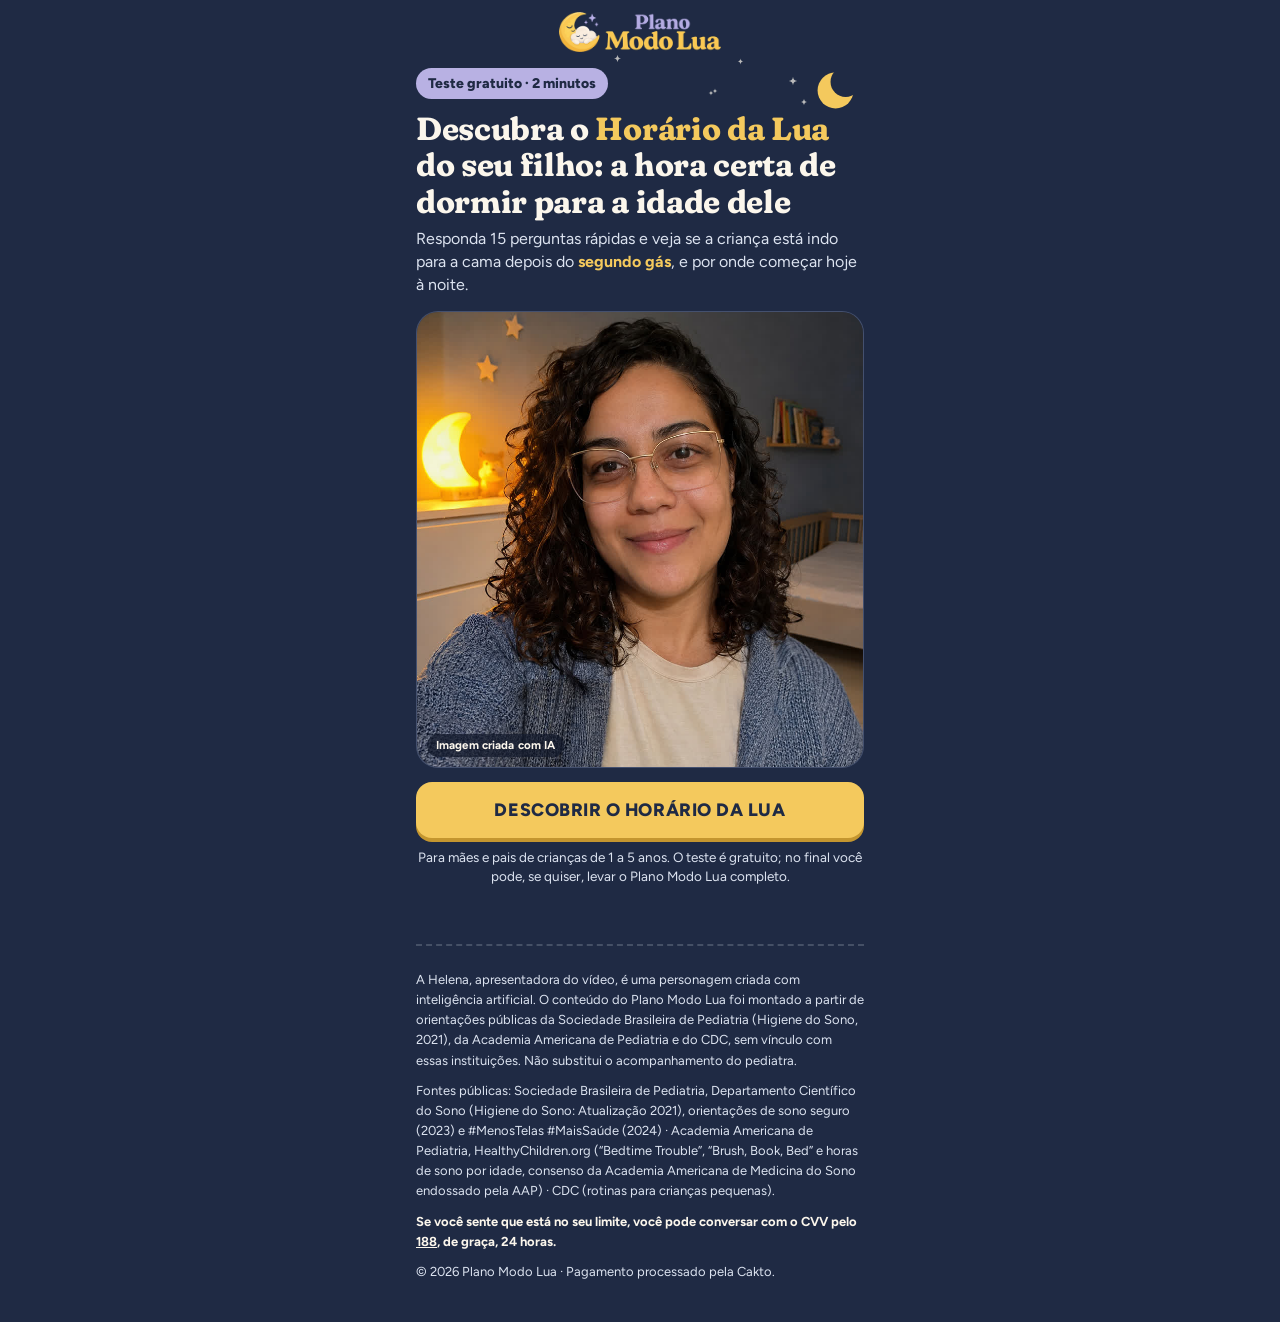
<file: index.html>
<!doctype html>
<html lang="pt-BR" class="fundo-noite">
<head>
  <meta charset="utf-8">
  <meta name="viewport" content="width=device-width, initial-scale=1, viewport-fit=cover">
  <title>Horário da Lua · Teste gratuito</title>
  <meta name="description" content="Teste gratuito de 2 minutos: descubra a hora certa de dormir para a idade do seu filho e por onde começar hoje à noite.">
  <meta name="theme-color" content="#1F2A44">
  <meta property="og:title" content="Horário da Lua · Teste gratuito">
  <meta property="og:description" content="Descubra a hora certa de dormir para a idade do seu filho e por onde começar hoje à noite.">
  <meta property="og:type" content="website">
  <meta property="og:locale" content="pt_BR">
  <link rel="icon" type="image/png" href="img/icone.png">
  <link rel="apple-touch-icon" href="img/icone.png">

  <link rel="preconnect" href="https://fonts.googleapis.com">
  <link rel="preconnect" href="https://fonts.gstatic.com" crossorigin>
  <link rel="preload" as="image" href="img/capa.jpg" fetchpriority="high">
  <link rel="stylesheet" href="https://fonts.googleapis.com/css2?family=Fraunces:opsz,wght,SOFT@9..144,600..700,100&family=Figtree:wght@400..800&display=swap">
  <link rel="stylesheet" href="css/estilo.css">

  <!-- Quem recarrega no meio do quiz volta para a tela onde parou (sem piscar a capa) -->
  <style>.restaurando #tela-capa { visibility: hidden; }</style>
  <script>
    try {
      var s = JSON.parse(localStorage.getItem('modolua_quiz_v1') || 'null');
      if (s && s.tela > 0) {
        document.documentElement.className = 'restaurando';
        setTimeout(function () { document.documentElement.classList.remove('restaurando'); }, 3000);
      }
    } catch (e) {}
  </script>

  <!-- UTMify: UTMs -->
  <script src="https://cdn.utmify.com.br/scripts/utms/latest.js" data-utmify-prevent-xcod-sck data-utmify-prevent-subids async defer></script>

  <script src="config.js" defer></script>
  <script src="js/rastreio.js" defer></script>
  <script src="js/quiz.js" defer></script>
</head>
<body>
  <main class="pagina">
    <!-- Logo do produto no topo de todas as telas do quiz -->
    <header class="topo-marca"><img src="img/logo-h.png" alt="Plano Modo Lua" width="390" height="96" decoding="async" fetchpriority="high"></header>

    <!-- ===================== ETAPA 1 · CAPA ===================== -->
    <section id="tela-capa" class="capa" aria-labelledby="capa-titulo">
      <div class="ceu" aria-hidden="true">
        <svg class="lua" style="right:4px;top:12px" width="46" height="46" viewBox="0 0 64 64"><defs><mask id="mk-lua-capa"><rect width="64" height="64" fill="#fff"/><circle cx="44" cy="22" r="21" fill="#000"/></mask></defs><circle cx="30" cy="34" r="25" fill="currentColor" mask="url(#mk-lua-capa)"/></svg>
        <svg class="estrela" style="right:66px;top:22px" width="10" height="10" viewBox="0 0 24 24"><path d="M12 2c.7 6.3 3.7 9.3 10 10-6.3.7-9.3 3.7-10 10-.7-6.3-3.7-9.3-10-10 6.3-.7 9.3-3.7 10-10z" fill="currentColor"/></svg>
        <svg class="estrela" style="right:120px;top:4px" width="7" height="7" viewBox="0 0 24 24"><path d="M12 2c.7 6.3 3.7 9.3 10 10-6.3.7-9.3 3.7-10 10-.7-6.3-3.7-9.3-10-10 6.3-.7 9.3-3.7 10-10z" fill="currentColor"/></svg>
        <svg class="estrela" style="left:66%;top:34px" width="6" height="6" viewBox="0 0 24 24"><path d="M12 2c.7 6.3 3.7 9.3 10 10-6.3.7-9.3 3.7-10 10-.7-6.3-3.7-9.3-10-10 6.3-.7 9.3-3.7 10-10z" fill="currentColor"/></svg>
        <svg class="estrela" style="right:56px;top:44px" width="8" height="8" viewBox="0 0 24 24"><path d="M12 2c.7 6.3 3.7 9.3 10 10-6.3.7-9.3 3.7-10 10-.7-6.3-3.7-9.3-10-10 6.3-.7 9.3-3.7 10-10z" fill="currentColor"/></svg>
        <svg class="estrela" style="left:44%;top:0" width="9" height="9" viewBox="0 0 24 24"><path d="M12 2c.7 6.3 3.7 9.3 10 10-6.3.7-9.3 3.7-10 10-.7-6.3-3.7-9.3-10-10 6.3-.7 9.3-3.7 10-10z" fill="currentColor"/></svg>
        <svg class="estrela" style="right:150px;top:36px" width="6" height="6" viewBox="0 0 24 24"><path d="M12 2c.7 6.3 3.7 9.3 10 10-6.3.7-9.3 3.7-10 10-.7-6.3-3.7-9.3-10-10 6.3-.7 9.3-3.7 10-10z" fill="currentColor"/></svg>
      </div>
      <span class="selo">Teste gratuito · 2 minutos</span>
      <h1 id="capa-titulo">Descubra o <span class="destaque">Horário da Lua</span> do seu filho: a hora certa de dormir para a idade dele</h1>
      <p class="subtitulo">Responda 15 perguntas rápidas e veja se a criança está indo para a cama depois do <strong>segundo gás</strong>, e por onde começar hoje à noite.</p>
      <div class="midia capa-midia">
        <img src="img/capa.jpg" alt="Helena, a apresentadora, num quarto infantil à meia-luz com um abajur de lua aceso" width="880" height="1100" fetchpriority="high" decoding="async" onerror="this.remove()">
        <span class="rotulo-ia">Imagem criada com IA</span>
      </div>
      <button id="btn-comecar" class="btn btn--pulso" type="button">DESCOBRIR O HORÁRIO DA LUA</button>
      <p class="nota">Para mães e pais de crianças de 1 a 5 anos. O teste é gratuito; no final você pode, se quiser, levar o Plano Modo Lua completo.</p>
    </section>

    <!-- ===================== PERGUNTAS (montadas pelo js/quiz.js) ===================== -->
    <section id="tela-quiz" class="quiz" hidden>
      <div class="quiz-topo">
        <button class="voltar" id="btn-voltar" type="button" aria-label="Voltar para a tela anterior">
          <svg viewBox="0 0 24 24" fill="none" stroke="currentColor" stroke-width="2.6" stroke-linecap="round" stroke-linejoin="round" aria-hidden="true"><path d="M15 5l-7 7 7 7"/></svg>
        </button>
        <div class="progresso" role="progressbar" aria-label="Progresso do teste" aria-valuemin="0" aria-valuemax="100" aria-valuenow="0">
          <span id="progresso-barra"></span>
        </div>
      </div>
      <div class="quiz-conteudo" id="quiz-conteudo"></div>
    </section>

    <!-- ===================== CARREGAMENTO ===================== -->
    <section id="tela-carregando" class="carregando" hidden aria-live="polite">
      <svg class="lua-carregando" viewBox="0 0 64 64" aria-hidden="true"><defs><mask id="mk-lua-carregando"><rect width="64" height="64" fill="#fff"/><circle cx="44" cy="22" r="21" fill="#000"/></mask></defs><circle cx="30" cy="34" r="25" fill="currentColor" mask="url(#mk-lua-carregando)"/></svg>
      <ul class="passos-carregando">
        <li><span class="ck"><svg viewBox="0 0 24 24" fill="none" stroke="currentColor" stroke-width="3.2" stroke-linecap="round" stroke-linejoin="round" aria-hidden="true"><path d="M5 12.5l4.5 4.5L19 7.5"/></svg></span><span>Calculando o horário pela idade...</span></li>
        <li><span class="ck"><svg viewBox="0 0 24 24" fill="none" stroke="currentColor" stroke-width="3.2" stroke-linecap="round" stroke-linejoin="round" aria-hidden="true"><path d="M5 12.5l4.5 4.5L19 7.5"/></svg></span><span>Conferindo o segundo gás...</span></li>
        <li><span class="ck"><svg viewBox="0 0 24 24" fill="none" stroke="currentColor" stroke-width="3.2" stroke-linecap="round" stroke-linejoin="round" aria-hidden="true"><path d="M5 12.5l4.5 4.5L19 7.5"/></svg></span><span>Montando o seu Plano Modo Lua...</span></li>
      </ul>
    </section>

    <!-- ===================== RESULTADO + MINI VSL + OFERTA ===================== -->
    <section id="tela-resultado" class="resultado" hidden>
      <h1 id="res-titulo" tabindex="-1">O seu Horário da Lua está pronto</h1>

      <div class="mapa" id="res-cartao">
        <svg class="estrelinha" style="right:16px;top:14px" width="12" height="12" viewBox="0 0 24 24" aria-hidden="true"><path d="M12 2c.7 6.3 3.7 9.3 10 10-6.3.7-9.3 3.7-10 10-.7-6.3-3.7-9.3-10-10 6.3-.7 9.3-3.7 10-10z" fill="currentColor"/></svg>
        <svg class="estrelinha" style="right:38px;top:34px" width="7" height="7" viewBox="0 0 24 24" aria-hidden="true"><path d="M12 2c.7 6.3 3.7 9.3 10 10-6.3.7-9.3 3.7-10 10-.7-6.3-3.7-9.3-10-10 6.3-.7 9.3-3.7 10-10z" fill="currentColor"/></svg>
        <h2>O que o seu resultado mostra</h2>
        <ul>
          <li><span class="ic" aria-hidden="true">🧒</span><span><strong>Idade:</strong> <span id="res-idade"></span></span></li>
          <li><span class="ic" aria-hidden="true">☀️</span><span>Acorda por volta das <strong id="res-acorda"></strong></span></li>
          <li><span class="ic" aria-hidden="true">⏰</span><span><strong>Hoje:</strong> pega no sono por volta das <strong id="res-dorme"></strong>. <span id="res-diferenca"></span></span></li>
          <li><span class="ic" aria-hidden="true">🌙</span><span class="janela janela--trancada"><span>O Horário da Lua dela (luz apagada)</span><b><span class="cadeado" aria-hidden="true">🔒</span> <span class="borrao" aria-hidden="true">00h00 e 00h00</span><span class="so-leitor">trancado</span></b><small>Liberado no Plano Modo Lua, logo depois da compra.</small></span></li>
          <li><span class="ic" aria-hidden="true">📍</span><span><strong id="res-ponto-titulo">O seu ponto de partida:</strong><span class="pontos" id="res-pontos"></span></span></li>
        </ul>
        <p class="aviso-idade" id="res-aviso-idade" hidden></p>
        <p class="fonte-calculo">O Horário da Lua é calculado pela idade e pela hora em que ela acorda, com a tabela de horas de sono da Sociedade Brasileira de Pediatria. Não é avaliação médica.</p>
      </div>

      <p class="vsl-intro">Assista: a Helena explica o seu Horário da Lua</p>
      <div class="midia vsl" id="vsl" data-ph="Vídeo da Helena">
        <video id="vsl-video" playsinline webkit-playsinline muted loop preload="none" aria-label="Vídeo da Helena sobre o Horário da Lua e o Plano Modo Lua"></video>
        <button class="vsl-toque" id="vsl-toque" type="button" aria-label="Pausar o vídeo" hidden>
          <span class="icone-play"><svg viewBox="0 0 24 24" fill="currentColor" aria-hidden="true"><path d="M7 4.5v15l13-7.5z"/></svg></span>
        </button>
        <button class="vsl-som" id="vsl-som" type="button"><span><span aria-hidden="true">🔊</span> Toque para ouvir</span></button>
        <div class="vsl-barra" id="vsl-barra" hidden><span id="vsl-progresso"></span></div>
        <p class="vsl-aviso" id="vsl-erro" hidden>O vídeo não carregou agora. A oferta já está logo abaixo.</p>
      </div>

      <div class="ler-oferta" id="ler-oferta">
        <button class="link-discreto" id="btn-ler-oferta" type="button">Prefere ler? Ver a oferta agora</button>
      </div>

      <!-- Oferta: abre aos 153 s de vídeo com som, 180 s depois do resultado ou pelo link acima -->
      <div id="oferta" hidden>
        <div class="caixa-preco" id="oferta-topo">
          <h2 class="so-leitor">Oferta</h2>
          <div class="valor"><small>R$</small>27</div>
          <p class="condicao">Pagamento único · Pix ou cartão</p>
          <a class="btn btn--pulso" data-checkout href="#"><span>QUERO MEU PLANO <span class="sem-quebra">MODO LUA</span></span></a>
          <p class="miudo">Acesso no seu e-mail logo após o pagamento · Garantia de 7 dias</p>
        </div>

        <div class="midia midia--quadrada midia--contain oferta-mockup" data-ph="img/mockup.png">
          <img src="img/mockup.png" alt="Plano Modo Lua no celular e o cartão do ritual colado na porta do quarto" width="1080" height="1080" loading="lazy" decoding="async" onerror="this.remove()">
        </div>
        <h2 class="oferta-titulo oferta-logo"><img src="img/logo.png" alt="Plano Modo Lua" width="480" height="469" loading="lazy" decoding="async"></h2>
        <p class="oferta-sub">O horário certo de dormir para a idade da criança, um ritual de 20 a 30 minutos e a saída do quarto em 4 degraus, para a hora de dormir ficar mais curta e mais calma, sem deixar chorar sozinha.</p>

        <section class="secao">
          <h2>O que você recebe</h2>
          <ul class="lista-check">
            <li><strong>Guia Modo Lua:</strong> entenda o segundo gás e os 3 passos (Hora, Luz e Pouso), num texto curto e simples.</li>
            <li><strong>O Horário da Lua dela, destrancado:</strong> a janela de luz apagada que ficou trancada no seu teste aparece logo depois da compra.</li>
            <li><strong>Horário da Lua por idade:</strong> quadros prontos para 1 a 2, 2 a 3 e 3 a 5 anos, com 5 horários de acordar (de 6h a 8h): soneca, início do ritual e luz apagada. E a regra dos 15 minutos para adiantar aos poucos.</li>
            <li><strong>Ritual de 20 a 30 minutos</strong> para cada idade, com cartão para imprimir e colar na porta do quarto e uma versão para o celular.</li>
            <li><strong>Pouso em 4 degraus:</strong> 14 noites para você sair do quarto aos poucos, e o que fazer se ela protestar, sem deixar chorar sozinha.</li>
            <li><strong>Plano da Madrugada:</strong> a resposta curta e sempre igual, com pouca luz e pouca conversa, e como levar a criança de volta para a cama dela.</li>
            <li><strong>Checklist Antes do Pedido:</strong> água, xixi, naninha, luz, porta e “mais uma história” resolvidos antes de apagar a luz.</li>
            <li><strong>Diário da Lua de 14 noites:</strong> para imprimir ou usar no celular e ver, noite a noite, o que está mudando.</li>
            <li><strong>Sono seguro e quando procurar o pediatra:</strong> o básico do sono seguro no primeiro ano e os sinais de que vale conversar com o pediatra.</li>
          </ul>
        </section>

        <section class="secao">
          <h2>Como funciona: Modo Lua em 3 passos (Hora, Luz e Pouso)</h2>
          <div class="passos3">
            <div class="passo3"><h3>Hora da Lua</h3><p>Deitar antes do segundo gás: o horário pela idade, contando de trás para frente a partir da hora em que ela acorda. Se hoje é muito tarde, adiante 15 minutos a cada 2 ou 3 noites.</p></div>
            <div class="passo3"><h3>Luz da Lua</h3><p>1 hora antes, telas desligadas e casa em meia-luz. Depois, um ritual de 20 a 30 minutos, sempre na mesma ordem: banho, pijama, dentes, história e boa-noite.</p></div>
            <div class="passo3"><h3>Pouso da Lua</h3><p>Ela pega no sono na caminha dela, com você perto. E você vai saindo em 4 degraus: deitada junto, sentada ao lado, cadeira na porta, fora do quarto.</p></div>
          </div>
        </section>

        <section class="secao">
          <h2>Para quem é (e para quem não é)</h2>
          <div class="dupla">
            <div class="cartao cartao--sim"><h3>Para quem é</h3><p>Mães e pais de crianças de 1 a 5 anos em que a hora de dormir virou uma luta.</p></div>
            <div class="cartao cartao--nao"><h3>Para quem não é</h3>
              <ul>
                <li>Não é tratamento.</li>
                <li>Não é para bebê de menos de 1 ano.</li>
                <li>Não usa remédio, chá, melatonina nem suplemento.</li>
                <li>Não deixa a criança chorando sozinha.</li>
              </ul>
            </div>
          </div>
          <div class="cartao cartao--pediatra">
            <h3>Quando falar com o pediatra antes</h3>
            <ul>
              <li>Ronco com pausas na respiração.</li>
              <li>Respiração difícil ou pela boca toda noite.</li>
              <li>Sono muito agitado.</li>
              <li>Mudança brusca no sono.</li>
              <li>Criança que não ganha peso.</li>
              <li>Qualquer dúvida sobre o desenvolvimento.</li>
            </ul>
          </div>
        </section>

        <section class="secao">
          <h2>Por que é tão barato?</h2>
          <p>Porque é digital e porque toda mãe cansada merece isso sem pagar um curso caro.</p>
        </section>

        <div class="caixa-preco">
          <p><strong>Plano Modo Lua completo</strong></p>
          <div class="valor"><small>R$</small>27</div>
          <p class="condicao">Pagamento único · Pix ou cartão</p>
          <a class="btn" data-checkout href="#"><span>QUERO MEU PLANO <span class="sem-quebra">MODO LUA</span></span></a>
          <p class="miudo">Sem mensalidade e sem cobrança escondida: o valor do checkout é este + a taxa de serviço da plataforma.</p>
        </div>

        <div class="garantia">
          <div class="selo-7" aria-hidden="true"><b>7</b><span>DIAS</span></div>
          <p><strong>Garantia de 7 dias.</strong> Se não gostar, é só pedir o reembolso dentro desse prazo e você recebe o valor de volta.</p>
        </div>

        <section class="secao">
          <h2>Perguntas frequentes</h2>
          <div class="faq">
            <details>
              <summary>Como eu recebo?</summary>
              <p>Assim que o pagamento é aprovado, o acesso chega no e-mail que você usar na compra. Quem envia é a Cakto, a plataforma de pagamento. No cartão é na hora; no Pix, logo depois da confirmação. Dá para abrir tudo no celular.</p>
            </details>
            <details>
              <summary>Serve para qual idade?</summary>
              <p>Para crianças de 1 a 5 anos. Os quadros de horário vêm em 3 faixas: 1 a 2, 2 a 3 e 3 a 5 anos. Antes de 1 ano, o mais importante é o sono seguro e a conversa com o pediatra.</p>
            </details>
            <details>
              <summary>Precisa deixar chorar?</summary>
              <p>Não. O Modo Lua não deixa a criança chorando sozinha. Se ela protestar, você fica perto, com a mesma frase e a voz baixa, e vai saindo do quarto aos poucos.</p>
            </details>
            <details>
              <summary>E se ela mama de madrugada?</summary>
              <p>O plano funciona com ou sem peito. Tirar a mamada da noite é uma conversa com o pediatra.</p>
            </details>
            <details>
              <summary>Em quanto tempo funciona?</summary>
              <p>Cada criança tem o seu tempo. O plano te mostra o que fazer a cada noite, e o diário mostra o que está mudando.</p>
            </details>
            <details>
              <summary>É assinatura?</summary>
              <p data-faq-preco>Não. É um pagamento único de R$ 27, sem mensalidade.</p>
            </details>
            <details>
              <summary>E se eu não gostar?</summary>
              <p>Você tem 7 dias de garantia. Se não gostar, pede o reembolso dentro desse prazo e recebe o valor de volta.</p>
            </details>
          </div>
        </section>

        <div class="caixa-preco">
          <div class="valor"><small>R$</small>27</div>
          <p class="condicao">Pagamento único · Pix ou cartão</p>
          <a class="btn" data-checkout href="#"><span>QUERO MEU PLANO <span class="sem-quebra">MODO LUA</span></span></a>
        </div>
      </div>

      <p class="ler-oferta"><button class="link-discreto" id="btn-refazer" type="button">Refazer o teste</button></p>
    </section>

    <!-- ===================== RODAPÉ ===================== -->
    <footer class="rodape">
      <p>A Helena, apresentadora do vídeo, é uma personagem criada com inteligência artificial. O conteúdo do Plano Modo Lua foi montado a partir de orientações públicas da Sociedade Brasileira de Pediatria (Higiene do Sono, 2021), da Academia Americana de Pediatria e do CDC, sem vínculo com essas instituições. Não substitui o acompanhamento do pediatra.</p>
      <p>Fontes públicas: Sociedade Brasileira de Pediatria, Departamento Científico do Sono (Higiene do Sono: Atualização 2021), orientações de sono seguro (2023) e #MenosTelas #MaisSaúde (2024) · Academia Americana de Pediatria, HealthyChildren.org (“Bedtime Trouble”, “Brush, Book, Bed” e horas de sono por idade, consenso da Academia Americana de Medicina do Sono endossado pela AAP) · CDC (rotinas para crianças pequenas).</p>
      <p class="cvv">Se você sente que está no seu limite, você pode conversar com o CVV pelo <a href="tel:188">188</a>, de graça, 24 horas.</p>
      <p data-suporte-linha>Suporte: <a data-suporte-email href="#">e-mail de suporte</a></p>
      <p>© 2026 Plano Modo Lua · Pagamento processado pela Cakto.</p>
    </footer>
  </main>
</body>
</html>
</file>
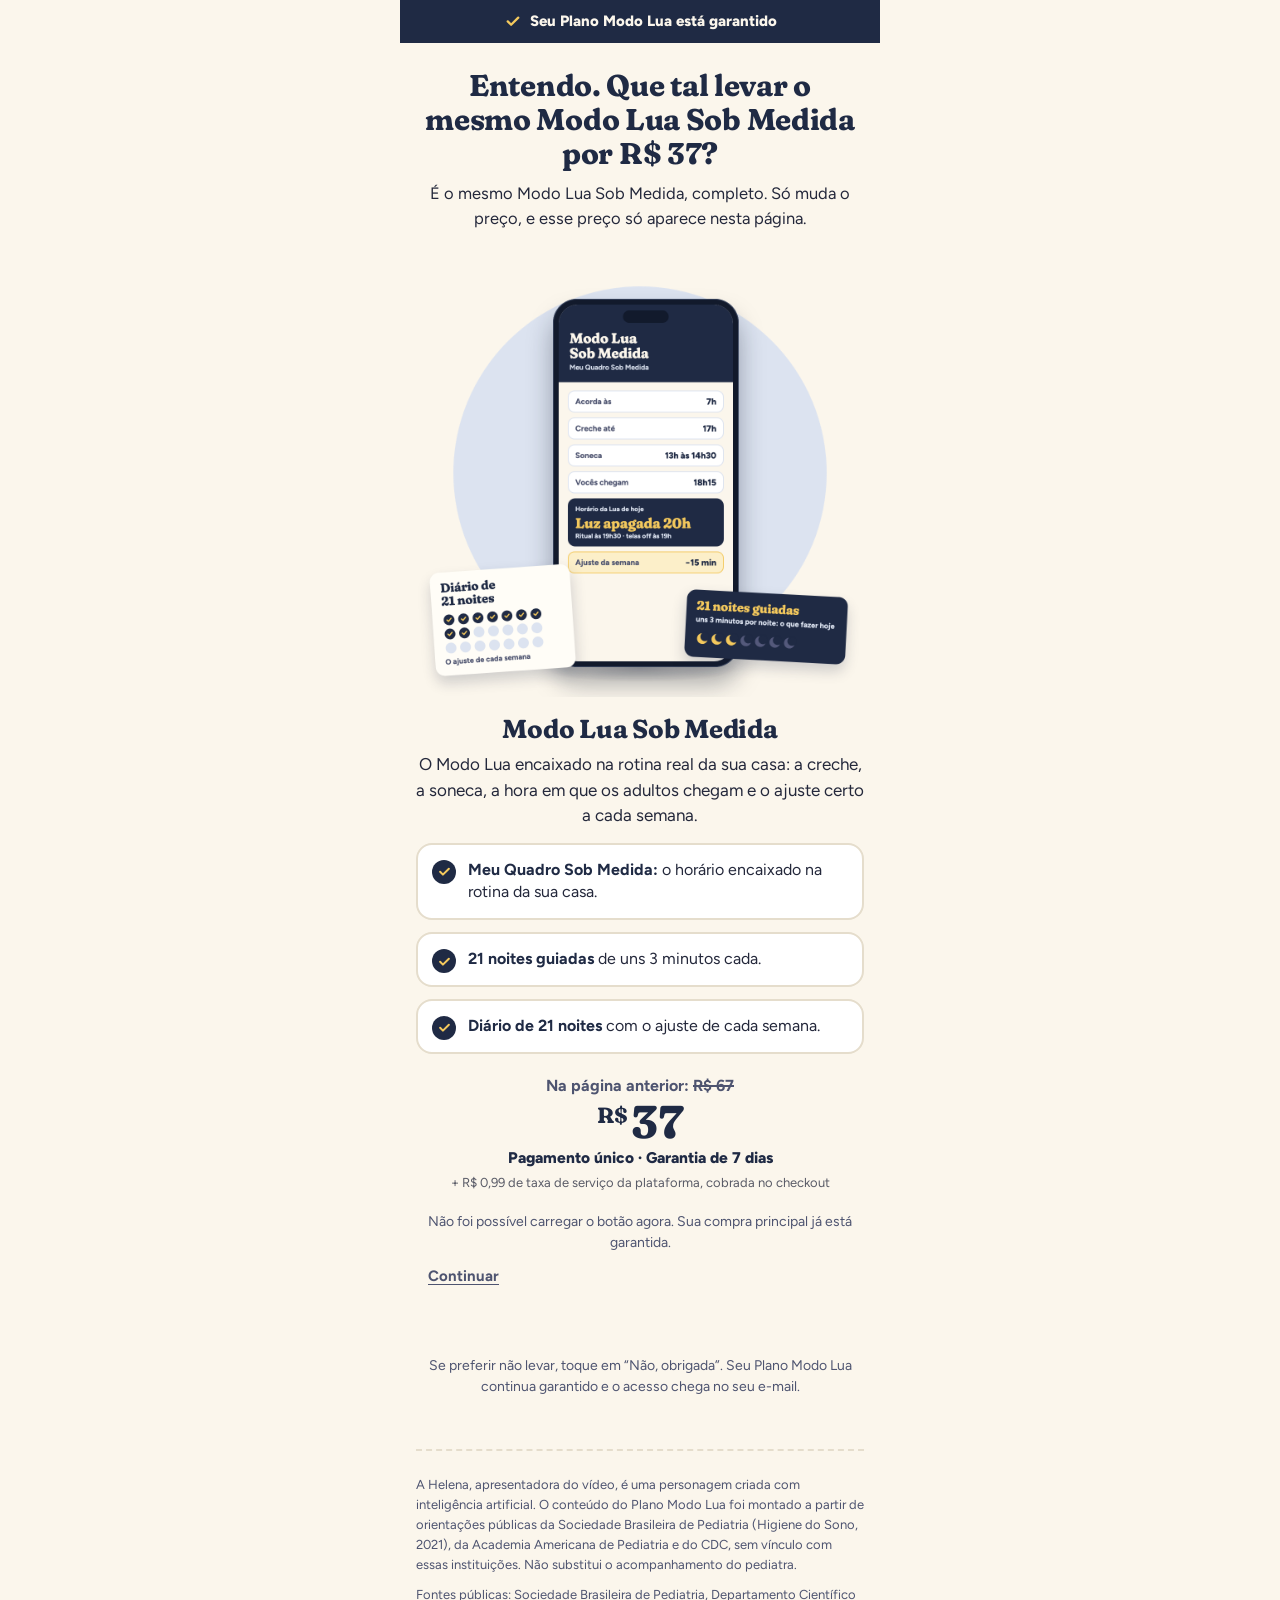
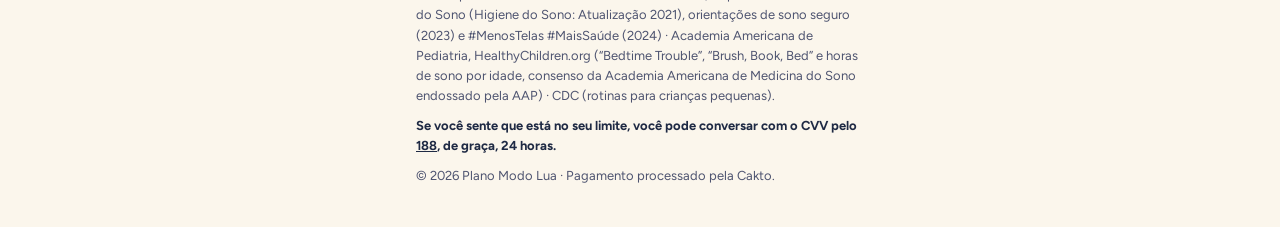
<file: downsell-1.html>
<!doctype html>
<html lang="pt-BR">
<head>
  <meta charset="utf-8">
  <meta name="viewport" content="width=device-width, initial-scale=1, viewport-fit=cover">
  <title>Modo Lua Sob Medida · Plano Modo Lua</title>
  <meta name="robots" content="noindex, nofollow">
  <meta name="theme-color" content="#FBF6EC">
  <link rel="icon" type="image/png" href="img/icone.png">
  <link rel="apple-touch-icon" href="img/icone.png">
  <link rel="preconnect" href="https://fonts.googleapis.com">
  <link rel="preconnect" href="https://fonts.gstatic.com" crossorigin>
  <link rel="stylesheet" href="https://fonts.googleapis.com/css2?family=Fraunces:opsz,wght,SOFT@9..144,600..700,100&family=Figtree:wght@400..800&display=swap">
  <link rel="stylesheet" href="css/estilo.css">
  <style>cakto-upsell-accept:not(:defined), cakto-upsell-reject:not(:defined) { visibility: hidden; }</style>

  <!-- UTMify: UTMs -->
  <script src="https://cdn.utmify.com.br/scripts/utms/latest.js" data-utmify-prevent-xcod-sck data-utmify-prevent-subids async defer></script>

  <script src="config.js" defer></script>
  <script src="js/rastreio.js" defer></script>
  <script src="js/pos-compra.js" defer></script>
</head>
<body data-pagina="downsell-1">
  <main class="pagina">
    <div class="topo-ok"><svg viewBox="0 0 24 24" fill="none" stroke="currentColor" stroke-width="3" stroke-linecap="round" stroke-linejoin="round" aria-hidden="true"><path d="M5 12.5l4.5 4.5L19 7.5"/></svg>Seu Plano Modo Lua está garantido</div>
    <section class="upsell">
      <h1>Entendo. Que tal levar o mesmo Modo Lua Sob Medida por R$ 37?</h1>
      <p class="lead">É o mesmo Modo Lua Sob Medida, completo. Só muda o preço, e esse preço só aparece nesta página.</p>

      <div class="midia midia--quadrada midia--contain" data-ph="img/up1.png">
        <img src="img/up1.png" alt="Modo Lua Sob Medida: o quadro de horários da sua casa, 21 noites guiadas e o diário de 21 noites" width="1080" height="1080" decoding="async" onerror="this.remove()">
      </div>

      <h2 class="produto-nome">Modo Lua Sob Medida</h2>
      <p class="produto-desc">O Modo Lua encaixado na rotina real da sua casa: a creche, a soneca, a hora em que os adultos chegam e o ajuste certo a cada semana.</p>

      <ul class="lista-check">
          <li><strong>Meu Quadro Sob Medida:</strong> o horário encaixado na rotina da sua casa.</li>
          <li><strong>21 noites guiadas</strong> de uns 3 minutos cada.</li>
          <li><strong>Diário de 21 noites</strong> com o ajuste de cada semana.</li>
      </ul>

      <div class="preco-up">
        <p class="de">Na página anterior: <s>R$ 67</s></p>
        <div class="valor"><small>R$</small>37</div>
        <p class="condicao">Pagamento único · Garantia de 7 dias</p>
      </div>

      <!-- Botão de um clique da Cakto: montado pelo js/pos-compra.js com o offer-id "ds1" do config.js.
           Aceitar → upsell-2.html · Recusar → upsell-2.html
           ("fim" = fim do funil: "members_area" da Cakto ou obrigado.html, conforme o AREA_MEMBROS_URL do config.js) -->
      <div class="cakto-area" id="cakto-area"
           data-oferta="ds1" data-tipo="downsell"
           data-aceitar="upsell-2.html" data-recusar="upsell-2.html"
           data-texto-sim="Sim, quero adicionar por R$ 37"></div>

      <p class="nota-up">Se preferir não levar, toque em “Não, obrigada”. Seu Plano Modo Lua continua garantido e o acesso chega no seu <span class="sem-quebra">e-mail</span>.</p>
    </section>

    <footer class="rodape">
      <p>A Helena, apresentadora do vídeo, é uma personagem criada com inteligência artificial. O conteúdo do Plano Modo Lua foi montado a partir de orientações públicas da Sociedade Brasileira de Pediatria (Higiene do Sono, 2021), da Academia Americana de Pediatria e do CDC, sem vínculo com essas instituições. Não substitui o acompanhamento do pediatra.</p>
      <p>Fontes públicas: Sociedade Brasileira de Pediatria, Departamento Científico do Sono (Higiene do Sono: Atualização 2021), orientações de sono seguro (2023) e #MenosTelas #MaisSaúde (2024) · Academia Americana de Pediatria, HealthyChildren.org (“Bedtime Trouble”, “Brush, Book, Bed” e horas de sono por idade, consenso da Academia Americana de Medicina do Sono endossado pela AAP) · CDC (rotinas para crianças pequenas).</p>
      <p class="cvv">Se você sente que está no seu limite, você pode conversar com o CVV pelo <a href="tel:188">188</a>, de graça, 24 horas.</p>
      <p data-suporte-linha>Suporte: <a data-suporte-email href="#">e-mail de suporte</a></p>
      <p>© 2026 Plano Modo Lua · Pagamento processado pela Cakto.</p>
    </footer>
  </main>
</body>
</html>
</file>
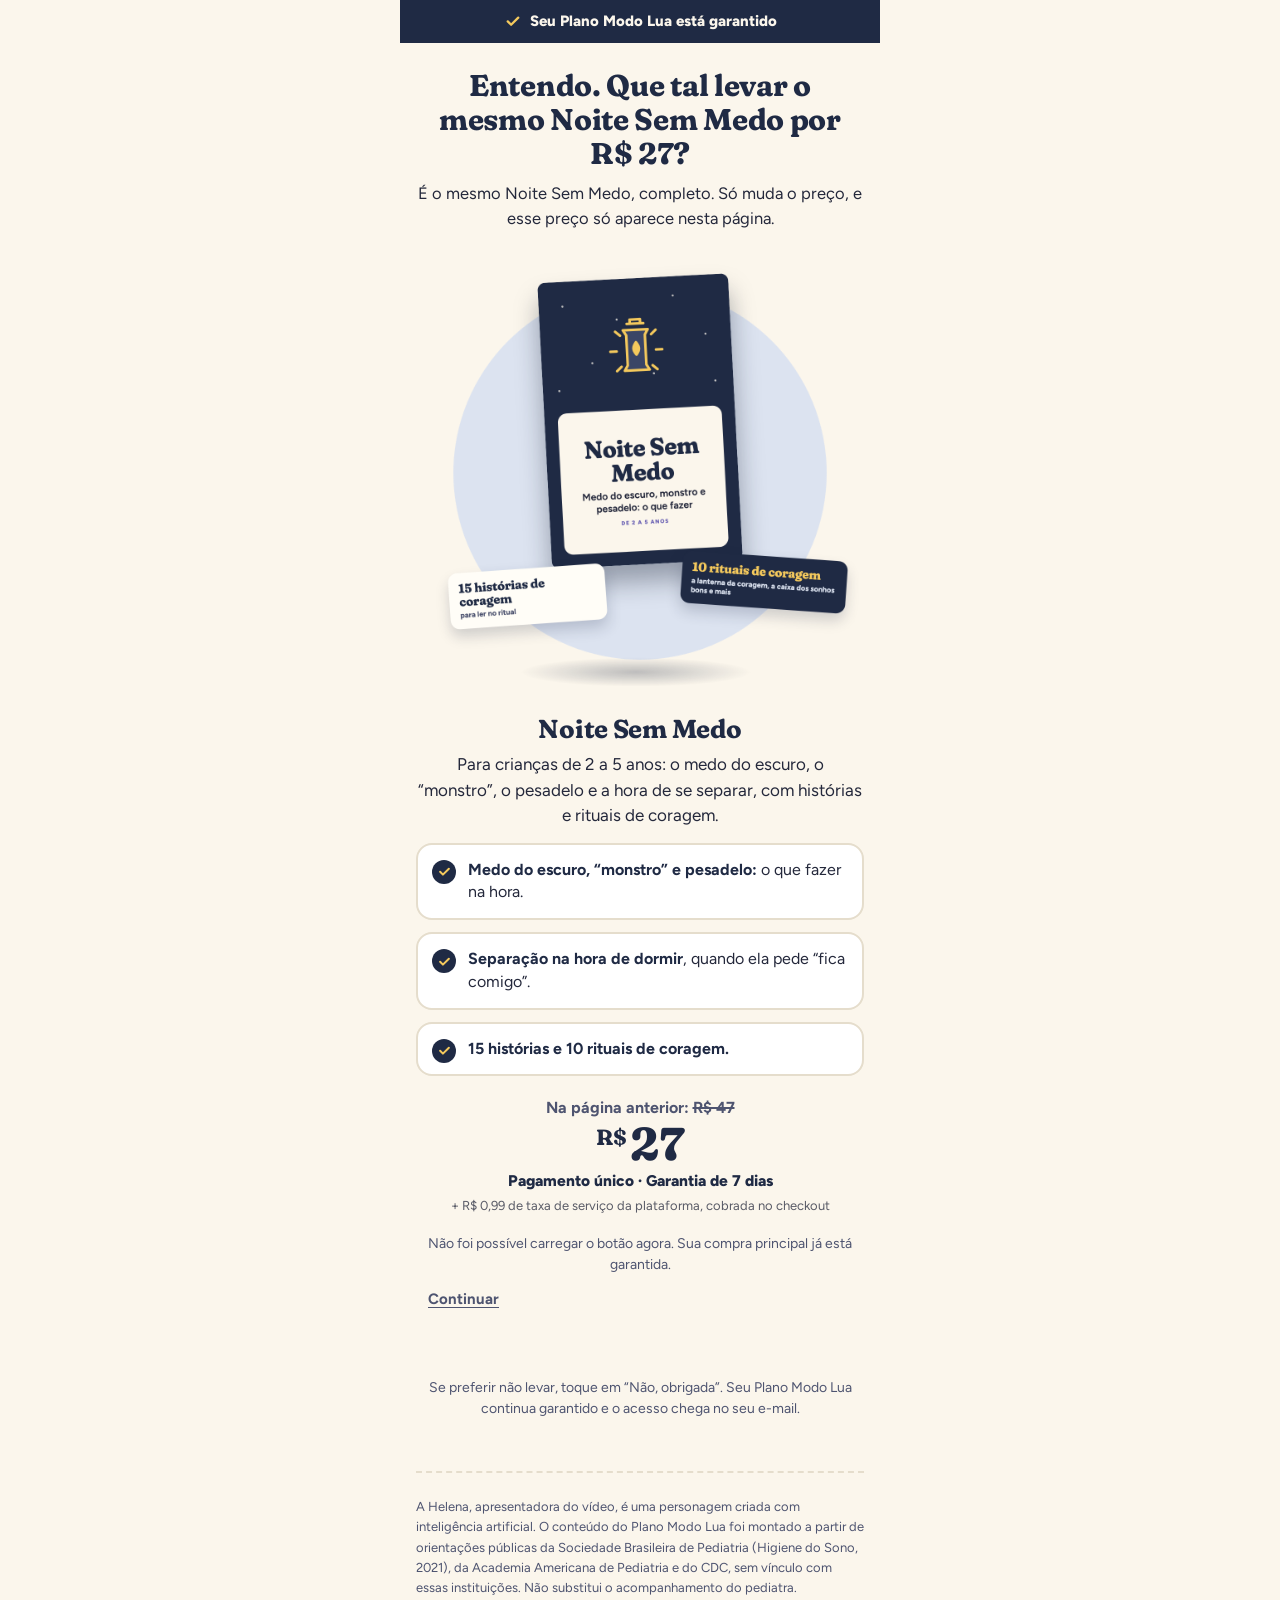
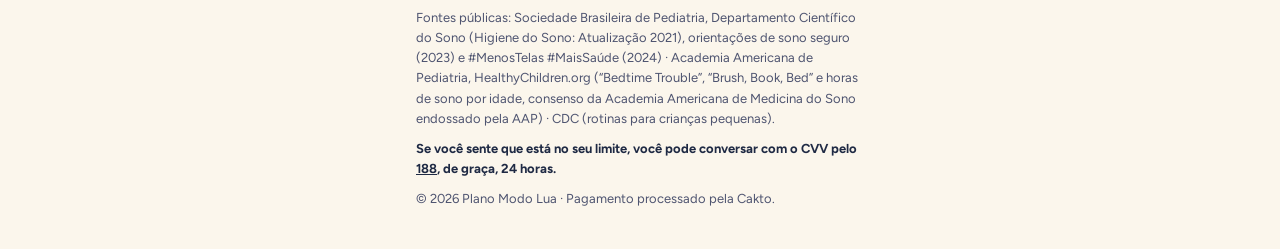
<file: downsell-2.html>
<!doctype html>
<html lang="pt-BR">
<head>
  <meta charset="utf-8">
  <meta name="viewport" content="width=device-width, initial-scale=1, viewport-fit=cover">
  <title>Noite Sem Medo · Plano Modo Lua</title>
  <meta name="robots" content="noindex, nofollow">
  <meta name="theme-color" content="#FBF6EC">
  <link rel="icon" type="image/png" href="img/icone.png">
  <link rel="apple-touch-icon" href="img/icone.png">
  <link rel="preconnect" href="https://fonts.googleapis.com">
  <link rel="preconnect" href="https://fonts.gstatic.com" crossorigin>
  <link rel="stylesheet" href="https://fonts.googleapis.com/css2?family=Fraunces:opsz,wght,SOFT@9..144,600..700,100&family=Figtree:wght@400..800&display=swap">
  <link rel="stylesheet" href="css/estilo.css">
  <style>cakto-upsell-accept:not(:defined), cakto-upsell-reject:not(:defined) { visibility: hidden; }</style>

  <!-- UTMify: UTMs -->
  <script src="https://cdn.utmify.com.br/scripts/utms/latest.js" data-utmify-prevent-xcod-sck data-utmify-prevent-subids async defer></script>

  <script src="config.js" defer></script>
  <script src="js/rastreio.js" defer></script>
  <script src="js/pos-compra.js" defer></script>
</head>
<body data-pagina="downsell-2">
  <main class="pagina">
    <div class="topo-ok"><svg viewBox="0 0 24 24" fill="none" stroke="currentColor" stroke-width="3" stroke-linecap="round" stroke-linejoin="round" aria-hidden="true"><path d="M5 12.5l4.5 4.5L19 7.5"/></svg>Seu Plano Modo Lua está garantido</div>
    <section class="upsell">
      <h1>Entendo. Que tal levar o mesmo Noite Sem Medo por R$ 27?</h1>
      <p class="lead">É o mesmo Noite Sem Medo, completo. Só muda o preço, e esse preço só aparece nesta página.</p>

      <div class="midia midia--quadrada midia--contain" data-ph="img/up2.png">
        <img src="img/up2.png" alt="Noite Sem Medo: guia, histórias e rituais de coragem para a hora de dormir" width="1080" height="1080" decoding="async" onerror="this.remove()">
      </div>

      <h2 class="produto-nome">Noite Sem Medo</h2>
      <p class="produto-desc">Para crianças de 2 a 5 anos: o medo do escuro, o “monstro”, o pesadelo e a hora de se separar, com histórias e rituais de coragem.</p>

      <ul class="lista-check">
          <li><strong>Medo do escuro, “monstro” e pesadelo:</strong> o que fazer na hora.</li>
          <li><strong>Separação na hora de dormir</strong>, quando ela pede “fica comigo”.</li>
          <li><strong>15 histórias e 10 rituais de coragem.</strong></li>
      </ul>

      <div class="preco-up">
        <p class="de">Na página anterior: <s>R$ 47</s></p>
        <div class="valor"><small>R$</small>27</div>
        <p class="condicao">Pagamento único · Garantia de 7 dias</p>
      </div>

      <!-- Botão de um clique da Cakto: montado pelo js/pos-compra.js com o offer-id "ds2" do config.js.
           Aceitar → upsell-3.html · Recusar → upsell-3.html
           ("fim" = fim do funil: "members_area" da Cakto ou obrigado.html, conforme o AREA_MEMBROS_URL do config.js) -->
      <div class="cakto-area" id="cakto-area"
           data-oferta="ds2" data-tipo="downsell"
           data-aceitar="upsell-3.html" data-recusar="upsell-3.html"
           data-texto-sim="Sim, quero adicionar por R$ 27"></div>

      <p class="nota-up">Se preferir não levar, toque em “Não, obrigada”. Seu Plano Modo Lua continua garantido e o acesso chega no seu <span class="sem-quebra">e-mail</span>.</p>
    </section>

    <footer class="rodape">
      <p>A Helena, apresentadora do vídeo, é uma personagem criada com inteligência artificial. O conteúdo do Plano Modo Lua foi montado a partir de orientações públicas da Sociedade Brasileira de Pediatria (Higiene do Sono, 2021), da Academia Americana de Pediatria e do CDC, sem vínculo com essas instituições. Não substitui o acompanhamento do pediatra.</p>
      <p>Fontes públicas: Sociedade Brasileira de Pediatria, Departamento Científico do Sono (Higiene do Sono: Atualização 2021), orientações de sono seguro (2023) e #MenosTelas #MaisSaúde (2024) · Academia Americana de Pediatria, HealthyChildren.org (“Bedtime Trouble”, “Brush, Book, Bed” e horas de sono por idade, consenso da Academia Americana de Medicina do Sono endossado pela AAP) · CDC (rotinas para crianças pequenas).</p>
      <p class="cvv">Se você sente que está no seu limite, você pode conversar com o CVV pelo <a href="tel:188">188</a>, de graça, 24 horas.</p>
      <p data-suporte-linha>Suporte: <a data-suporte-email href="#">e-mail de suporte</a></p>
      <p>© 2026 Plano Modo Lua · Pagamento processado pela Cakto.</p>
    </footer>
  </main>
</body>
</html>
</file>
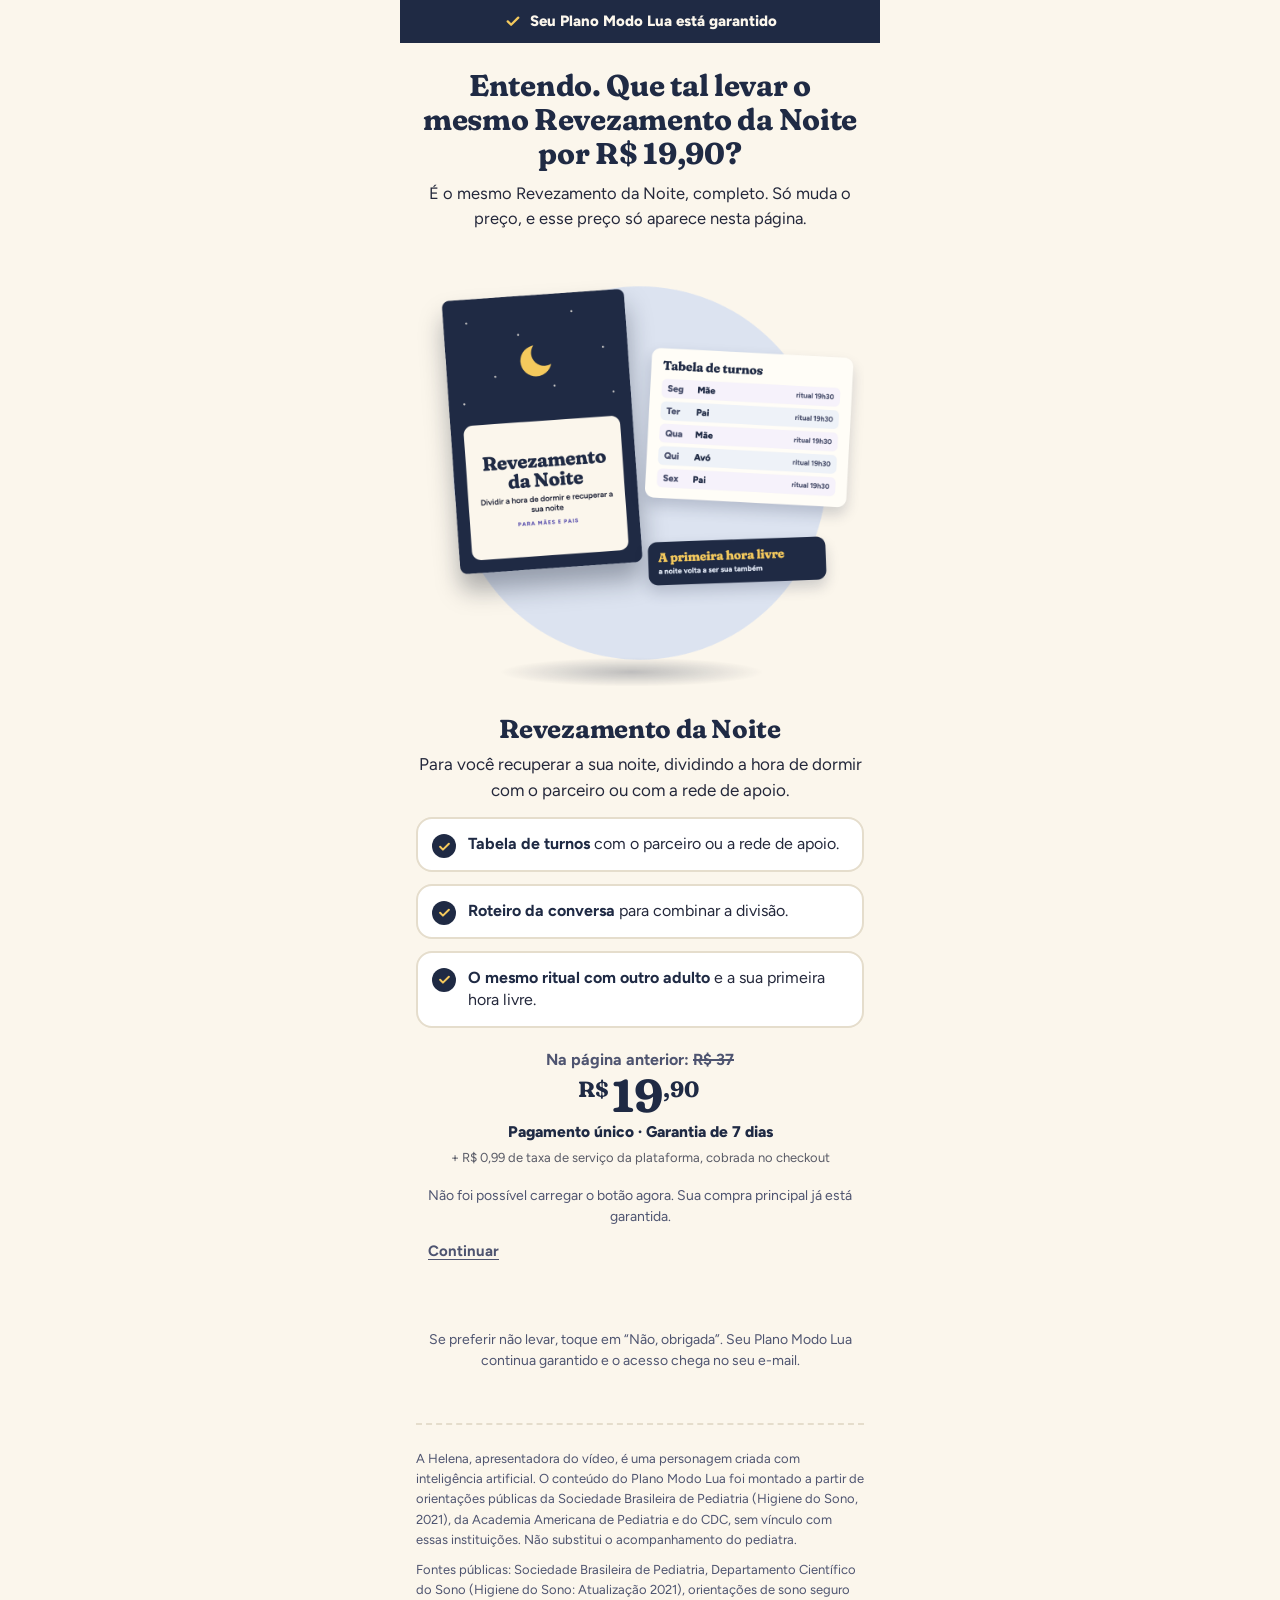
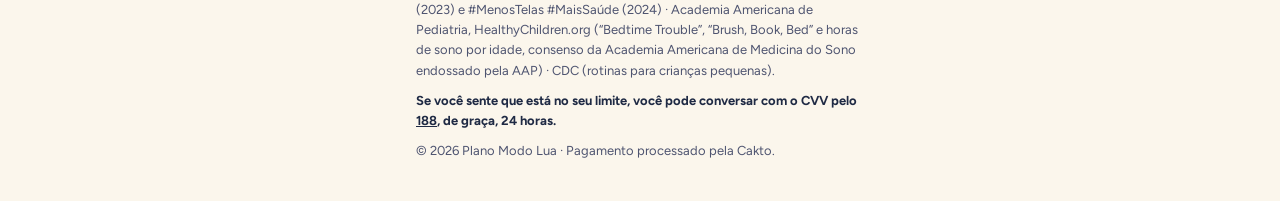
<file: downsell-3.html>
<!doctype html>
<html lang="pt-BR">
<head>
  <meta charset="utf-8">
  <meta name="viewport" content="width=device-width, initial-scale=1, viewport-fit=cover">
  <title>Revezamento da Noite · Plano Modo Lua</title>
  <meta name="robots" content="noindex, nofollow">
  <meta name="theme-color" content="#FBF6EC">
  <link rel="icon" type="image/png" href="img/icone.png">
  <link rel="apple-touch-icon" href="img/icone.png">
  <link rel="preconnect" href="https://fonts.googleapis.com">
  <link rel="preconnect" href="https://fonts.gstatic.com" crossorigin>
  <link rel="stylesheet" href="https://fonts.googleapis.com/css2?family=Fraunces:opsz,wght,SOFT@9..144,600..700,100&family=Figtree:wght@400..800&display=swap">
  <link rel="stylesheet" href="css/estilo.css">
  <style>cakto-upsell-accept:not(:defined), cakto-upsell-reject:not(:defined) { visibility: hidden; }</style>

  <!-- UTMify: UTMs -->
  <script src="https://cdn.utmify.com.br/scripts/utms/latest.js" data-utmify-prevent-xcod-sck data-utmify-prevent-subids async defer></script>

  <script src="config.js" defer></script>
  <script src="js/rastreio.js" defer></script>
  <script src="js/pos-compra.js" defer></script>
</head>
<body data-pagina="downsell-3">
  <main class="pagina">
    <div class="topo-ok"><svg viewBox="0 0 24 24" fill="none" stroke="currentColor" stroke-width="3" stroke-linecap="round" stroke-linejoin="round" aria-hidden="true"><path d="M5 12.5l4.5 4.5L19 7.5"/></svg>Seu Plano Modo Lua está garantido</div>
    <section class="upsell">
      <h1>Entendo. Que tal levar o mesmo Revezamento da Noite por R$ 19,90?</h1>
      <p class="lead">É o mesmo Revezamento da Noite, completo. Só muda o preço, e esse preço só aparece nesta página.</p>

      <div class="midia midia--quadrada midia--contain" data-ph="img/up3.png">
        <img src="img/up3.png" alt="Revezamento da Noite: tabela de turnos e roteiro para dividir a hora de dormir" width="1080" height="1080" decoding="async" onerror="this.remove()">
      </div>

      <h2 class="produto-nome">Revezamento da Noite</h2>
      <p class="produto-desc">Para você recuperar a sua noite, dividindo a hora de dormir com o parceiro ou com a rede de apoio.</p>

      <ul class="lista-check">
          <li><strong>Tabela de turnos</strong> com o parceiro ou a rede de apoio.</li>
          <li><strong>Roteiro da conversa</strong> para combinar a divisão.</li>
          <li><strong>O mesmo ritual com outro adulto</strong> e a sua primeira hora livre.</li>
      </ul>

      <div class="preco-up">
        <p class="de">Na página anterior: <s>R$ 37</s></p>
        <div class="valor"><small>R$</small>19<small>,90</small></div>
        <p class="condicao">Pagamento único · Garantia de 7 dias</p>
      </div>

      <!-- Botão de um clique da Cakto: montado pelo js/pos-compra.js com o offer-id "ds3" do config.js.
           Aceitar → fim do funil · Recusar → fim do funil
           ("fim" = fim do funil: "members_area" da Cakto ou obrigado.html, conforme o AREA_MEMBROS_URL do config.js) -->
      <div class="cakto-area" id="cakto-area"
           data-oferta="ds3" data-tipo="downsell"
           data-aceitar="fim" data-recusar="fim"
           data-texto-sim="Sim, quero adicionar por R$ 19,90"></div>

      <p class="nota-up">Se preferir não levar, toque em “Não, obrigada”. Seu Plano Modo Lua continua garantido e o acesso chega no seu <span class="sem-quebra">e-mail</span>.</p>
    </section>

    <footer class="rodape">
      <p>A Helena, apresentadora do vídeo, é uma personagem criada com inteligência artificial. O conteúdo do Plano Modo Lua foi montado a partir de orientações públicas da Sociedade Brasileira de Pediatria (Higiene do Sono, 2021), da Academia Americana de Pediatria e do CDC, sem vínculo com essas instituições. Não substitui o acompanhamento do pediatra.</p>
      <p>Fontes públicas: Sociedade Brasileira de Pediatria, Departamento Científico do Sono (Higiene do Sono: Atualização 2021), orientações de sono seguro (2023) e #MenosTelas #MaisSaúde (2024) · Academia Americana de Pediatria, HealthyChildren.org (“Bedtime Trouble”, “Brush, Book, Bed” e horas de sono por idade, consenso da Academia Americana de Medicina do Sono endossado pela AAP) · CDC (rotinas para crianças pequenas).</p>
      <p class="cvv">Se você sente que está no seu limite, você pode conversar com o CVV pelo <a href="tel:188">188</a>, de graça, 24 horas.</p>
      <p data-suporte-linha>Suporte: <a data-suporte-email href="#">e-mail de suporte</a></p>
      <p>© 2026 Plano Modo Lua · Pagamento processado pela Cakto.</p>
    </footer>
  </main>
</body>
</html>
</file>
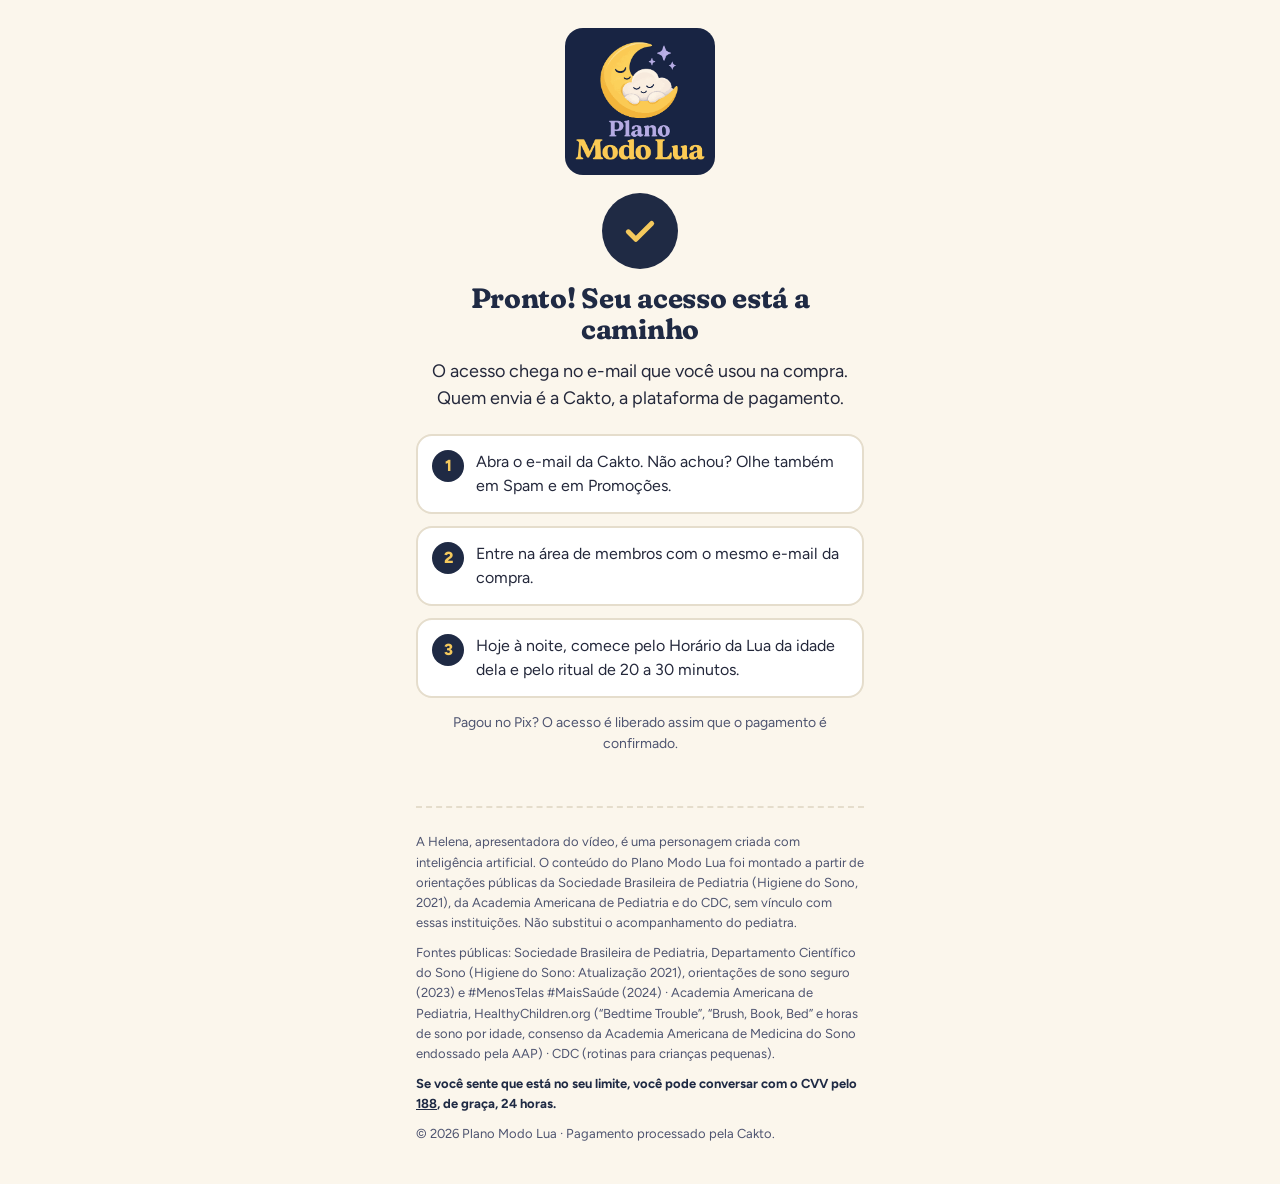
<file: obrigado.html>
<!doctype html>
<html lang="pt-BR">
<head>
  <meta charset="utf-8">
  <meta name="viewport" content="width=device-width, initial-scale=1, viewport-fit=cover">
  <title>Obrigada! · Plano Modo Lua</title>
  <meta name="robots" content="noindex, nofollow">
  <meta name="theme-color" content="#FBF6EC">
  <link rel="icon" type="image/png" href="img/icone.png">
  <link rel="apple-touch-icon" href="img/icone.png">
  <link rel="preconnect" href="https://fonts.googleapis.com">
  <link rel="preconnect" href="https://fonts.gstatic.com" crossorigin>
  <link rel="stylesheet" href="https://fonts.googleapis.com/css2?family=Fraunces:opsz,wght,SOFT@9..144,600..700,100&family=Figtree:wght@400..800&display=swap">
  <link rel="stylesheet" href="css/estilo.css">
  <style>cakto-upsell-accept:not(:defined), cakto-upsell-reject:not(:defined) { visibility: hidden; }</style>

  <!-- UTMify: UTMs -->
  <script src="https://cdn.utmify.com.br/scripts/utms/latest.js" data-utmify-prevent-xcod-sck data-utmify-prevent-subids async defer></script>

  <script src="config.js" defer></script>
  <script src="js/rastreio.js" defer></script>
  <script src="js/pos-compra.js" defer></script>
</head>
<body data-pagina="obrigado">
  <main class="pagina">
    <section class="obrigado">
      <img class="obrigado-logo" src="img/logo.png" alt="Plano Modo Lua" width="480" height="469" decoding="async">
      <div class="icone-ok" aria-hidden="true">
        <svg viewBox="0 0 24 24" fill="none" stroke="currentColor" stroke-width="3" stroke-linecap="round" stroke-linejoin="round"><path d="M5 12.5l4.5 4.5L19 7.5"/></svg>
      </div>
      <h1>Pronto! Seu acesso está a caminho</h1>
      <p class="lead">O acesso chega no e-mail que você usou na compra. Quem envia é a Cakto, a plataforma de pagamento.</p>

      <ol class="passos-obrigado">
        <li><span class="n">1</span><span>Abra o e-mail da Cakto. Não achou? Olhe também em Spam e em Promoções.</span></li>
        <li><span class="n">2</span><span>Entre na área de membros com o mesmo e-mail da compra.</span></li>
        <li><span class="n">3</span><span id="dica-lua">Hoje à noite, comece pelo Horário da Lua da idade dela e pelo ritual de 20 a 30 minutos.</span></li>
      </ol>

      <a class="btn" data-area-membros href="#">ENTRAR NA ÁREA DE MEMBROS</a>

      <p class="nota-up">Pagou no Pix? O acesso é liberado assim que o pagamento é confirmado.</p>
      <p class="nota-up" data-suporte-linha>Não chegou em 15 minutos? Escreva para <a data-suporte-email href="#">o suporte</a> informando o e-mail usado na compra.</p>
    </section>

    <footer class="rodape">
      <p>A Helena, apresentadora do vídeo, é uma personagem criada com inteligência artificial. O conteúdo do Plano Modo Lua foi montado a partir de orientações públicas da Sociedade Brasileira de Pediatria (Higiene do Sono, 2021), da Academia Americana de Pediatria e do CDC, sem vínculo com essas instituições. Não substitui o acompanhamento do pediatra.</p>
      <p>Fontes públicas: Sociedade Brasileira de Pediatria, Departamento Científico do Sono (Higiene do Sono: Atualização 2021), orientações de sono seguro (2023) e #MenosTelas #MaisSaúde (2024) · Academia Americana de Pediatria, HealthyChildren.org (“Bedtime Trouble”, “Brush, Book, Bed” e horas de sono por idade, consenso da Academia Americana de Medicina do Sono endossado pela AAP) · CDC (rotinas para crianças pequenas).</p>
      <p class="cvv">Se você sente que está no seu limite, você pode conversar com o CVV pelo <a href="tel:188">188</a>, de graça, 24 horas.</p>
      <p data-suporte-linha>Suporte: <a data-suporte-email href="#">e-mail de suporte</a></p>
      <p>© 2026 Plano Modo Lua · Pagamento processado pela Cakto.</p>
    </footer>
  </main>
</body>
</html>
</file>
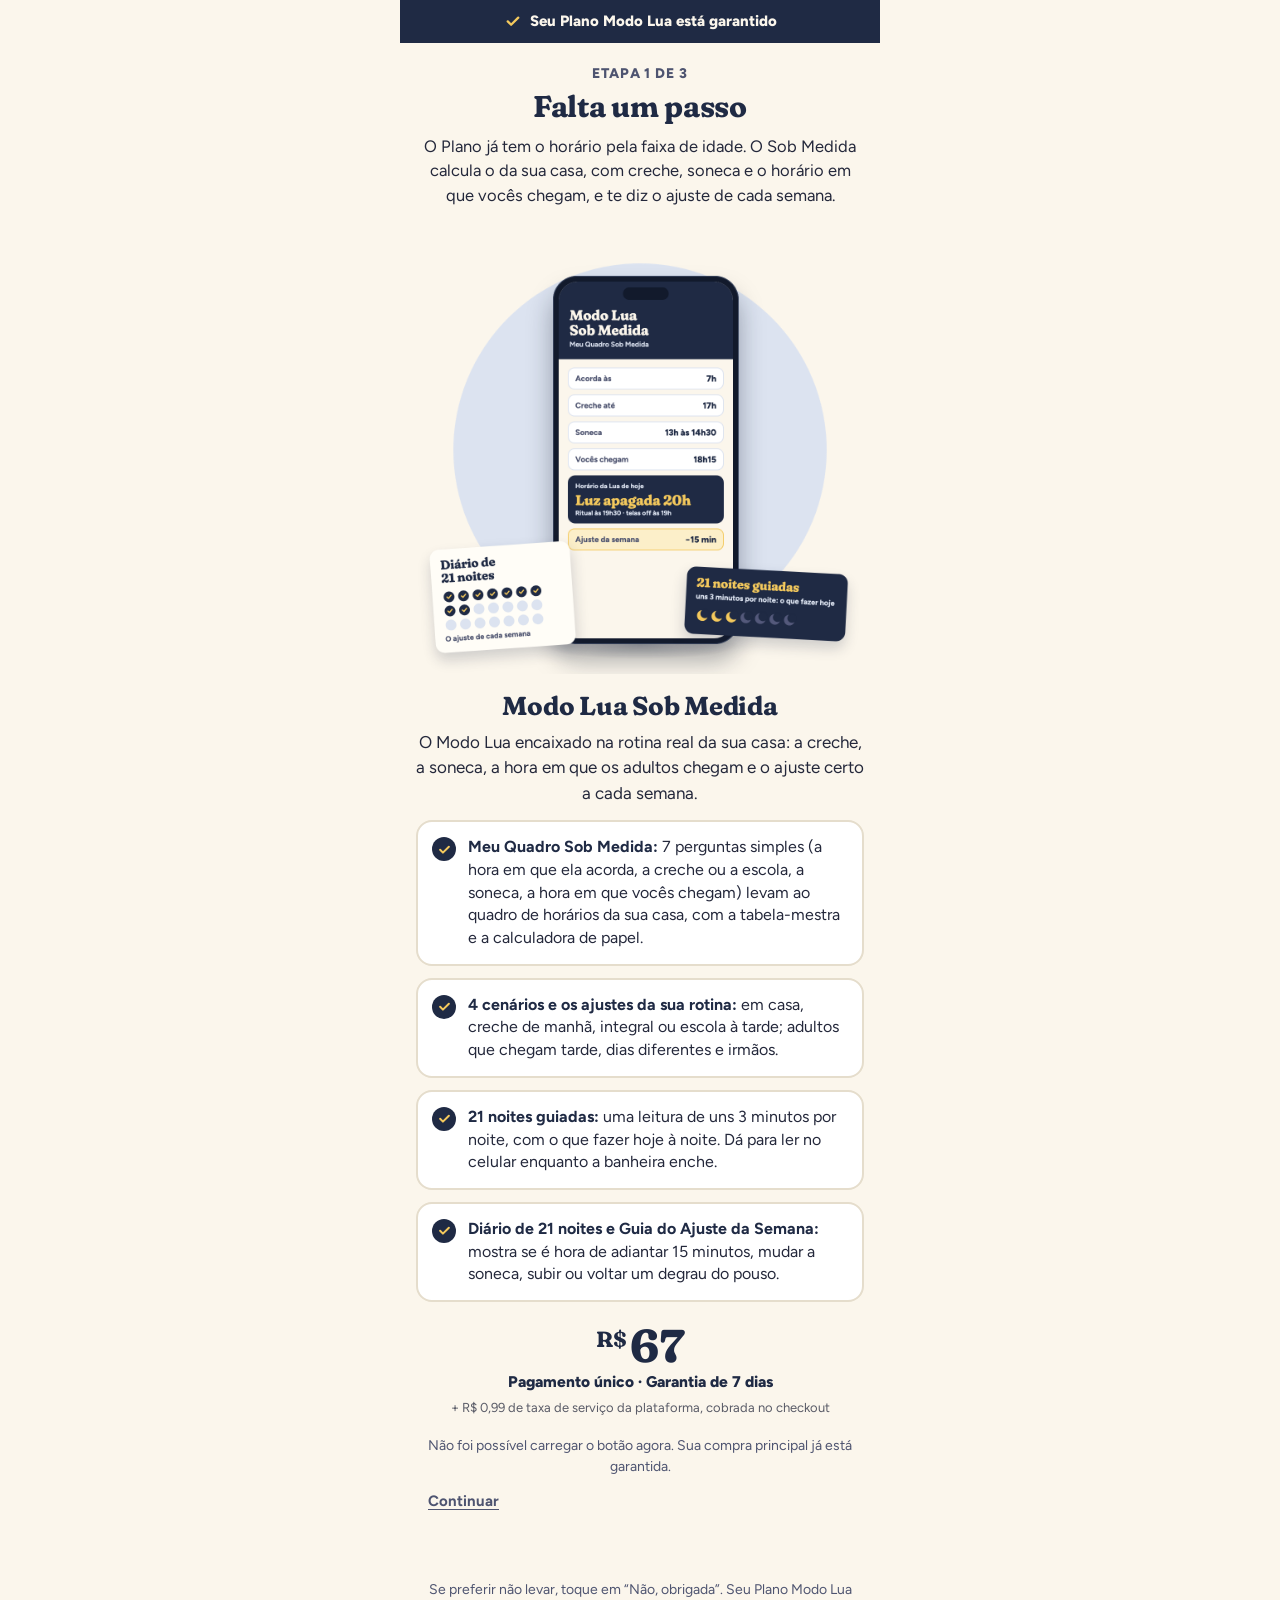
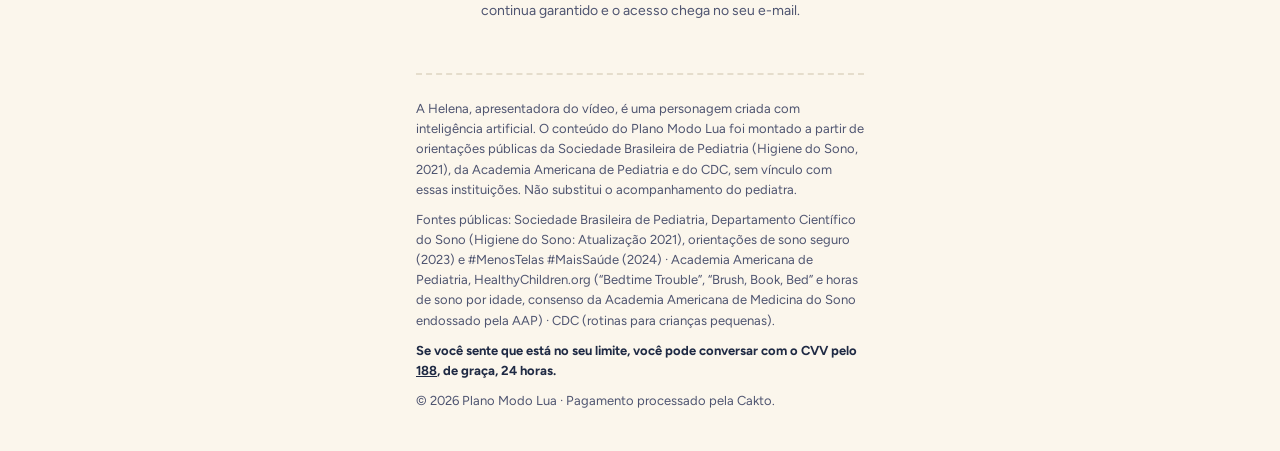
<file: upsell-1.html>
<!doctype html>
<html lang="pt-BR">
<head>
  <meta charset="utf-8">
  <meta name="viewport" content="width=device-width, initial-scale=1, viewport-fit=cover">
  <title>Modo Lua Sob Medida · Plano Modo Lua</title>
  <meta name="robots" content="noindex, nofollow">
  <meta name="theme-color" content="#FBF6EC">
  <link rel="icon" type="image/png" href="img/icone.png">
  <link rel="apple-touch-icon" href="img/icone.png">
  <link rel="preconnect" href="https://fonts.googleapis.com">
  <link rel="preconnect" href="https://fonts.gstatic.com" crossorigin>
  <link rel="stylesheet" href="https://fonts.googleapis.com/css2?family=Fraunces:opsz,wght,SOFT@9..144,600..700,100&family=Figtree:wght@400..800&display=swap">
  <link rel="stylesheet" href="css/estilo.css">
  <style>cakto-upsell-accept:not(:defined), cakto-upsell-reject:not(:defined) { visibility: hidden; }</style>

  <!-- UTMify: UTMs -->
  <script src="https://cdn.utmify.com.br/scripts/utms/latest.js" data-utmify-prevent-xcod-sck data-utmify-prevent-subids async defer></script>

  <script src="config.js" defer></script>
  <script src="js/rastreio.js" defer></script>
  <script src="js/pos-compra.js" defer></script>
</head>
<body data-pagina="upsell-1">
  <main class="pagina">
    <div class="topo-ok"><svg viewBox="0 0 24 24" fill="none" stroke="currentColor" stroke-width="3" stroke-linecap="round" stroke-linejoin="round" aria-hidden="true"><path d="M5 12.5l4.5 4.5L19 7.5"/></svg>Seu Plano Modo Lua está garantido</div>
    <section class="upsell">
      <p class="etapa-up">Etapa 1 de 3</p>
      <h1>Falta um passo</h1>
      <p class="lead">O Plano já tem o horário pela faixa de idade. O Sob Medida calcula o da sua casa, com creche, soneca e o horário em que vocês chegam, e te diz o ajuste de cada semana.</p>

      <!-- Vídeo curto da Helena: aparece quando video/up1.mp4 existir e VIDEOS_UPSELL_PRONTOS = true no js/pos-compra.js -->
      <div class="midia up-video" data-video="video/up1.mp4" data-poster="img/helena-poster.jpg" hidden><span class="vsl-rotulo">Apresentadora criada com IA</span></div>

      <div class="midia midia--quadrada midia--contain" data-ph="img/up1.png">
        <img src="img/up1.png" alt="Modo Lua Sob Medida: o quadro de horários da sua casa, 21 noites guiadas e o diário de 21 noites" width="1080" height="1080" decoding="async" onerror="this.remove()">
      </div>

      <h2 class="produto-nome">Modo Lua Sob Medida</h2>
      <p class="produto-desc">O Modo Lua encaixado na rotina real da sua casa: a creche, a soneca, a hora em que os adultos chegam e o ajuste certo a cada semana.</p>

      <ul class="lista-check">
          <li><strong>Meu Quadro Sob Medida:</strong> 7 perguntas simples (a hora em que ela acorda, a creche ou a escola, a soneca, a hora em que vocês chegam) levam ao quadro de horários da sua casa, com a tabela-mestra e a calculadora de papel.</li>
          <li><strong>4 cenários e os ajustes da sua rotina:</strong> em casa, creche de manhã, integral ou escola à tarde; adultos que chegam tarde, dias diferentes e irmãos.</li>
          <li><strong>21 noites guiadas:</strong> uma leitura de uns 3 minutos por noite, com o que fazer hoje à noite. Dá para ler no celular enquanto a banheira enche.</li>
          <li><strong>Diário de 21 noites e Guia do Ajuste da Semana:</strong> mostra se é hora de adiantar 15 minutos, mudar a soneca, subir ou voltar um degrau do pouso.</li>
      </ul>

      <div class="preco-up">
        <div class="valor"><small>R$</small>67</div>
        <p class="condicao">Pagamento único · Garantia de 7 dias</p>
      </div>

      <!-- Botão de um clique da Cakto: montado pelo js/pos-compra.js com o offer-id "up1" do config.js.
           Aceitar → upsell-2.html · Recusar → downsell-1.html
           ("fim" = fim do funil: "members_area" da Cakto ou obrigado.html, conforme o AREA_MEMBROS_URL do config.js) -->
      <div class="cakto-area" id="cakto-area"
           data-oferta="up1" data-tipo="upsell"
           data-aceitar="upsell-2.html" data-recusar="downsell-1.html"
           data-texto-sim="Sim, quero adicionar por R$ 67"></div>

      <p class="nota-up">Se preferir não levar, toque em “Não, obrigada”. Seu Plano Modo Lua continua garantido e o acesso chega no seu <span class="sem-quebra">e-mail</span>.</p>
    </section>

    <footer class="rodape">
      <p>A Helena, apresentadora do vídeo, é uma personagem criada com inteligência artificial. O conteúdo do Plano Modo Lua foi montado a partir de orientações públicas da Sociedade Brasileira de Pediatria (Higiene do Sono, 2021), da Academia Americana de Pediatria e do CDC, sem vínculo com essas instituições. Não substitui o acompanhamento do pediatra.</p>
      <p>Fontes públicas: Sociedade Brasileira de Pediatria, Departamento Científico do Sono (Higiene do Sono: Atualização 2021), orientações de sono seguro (2023) e #MenosTelas #MaisSaúde (2024) · Academia Americana de Pediatria, HealthyChildren.org (“Bedtime Trouble”, “Brush, Book, Bed” e horas de sono por idade, consenso da Academia Americana de Medicina do Sono endossado pela AAP) · CDC (rotinas para crianças pequenas).</p>
      <p class="cvv">Se você sente que está no seu limite, você pode conversar com o CVV pelo <a href="tel:188">188</a>, de graça, 24 horas.</p>
      <p data-suporte-linha>Suporte: <a data-suporte-email href="#">e-mail de suporte</a></p>
      <p>© 2026 Plano Modo Lua · Pagamento processado pela Cakto.</p>
    </footer>
  </main>
</body>
</html>
</file>
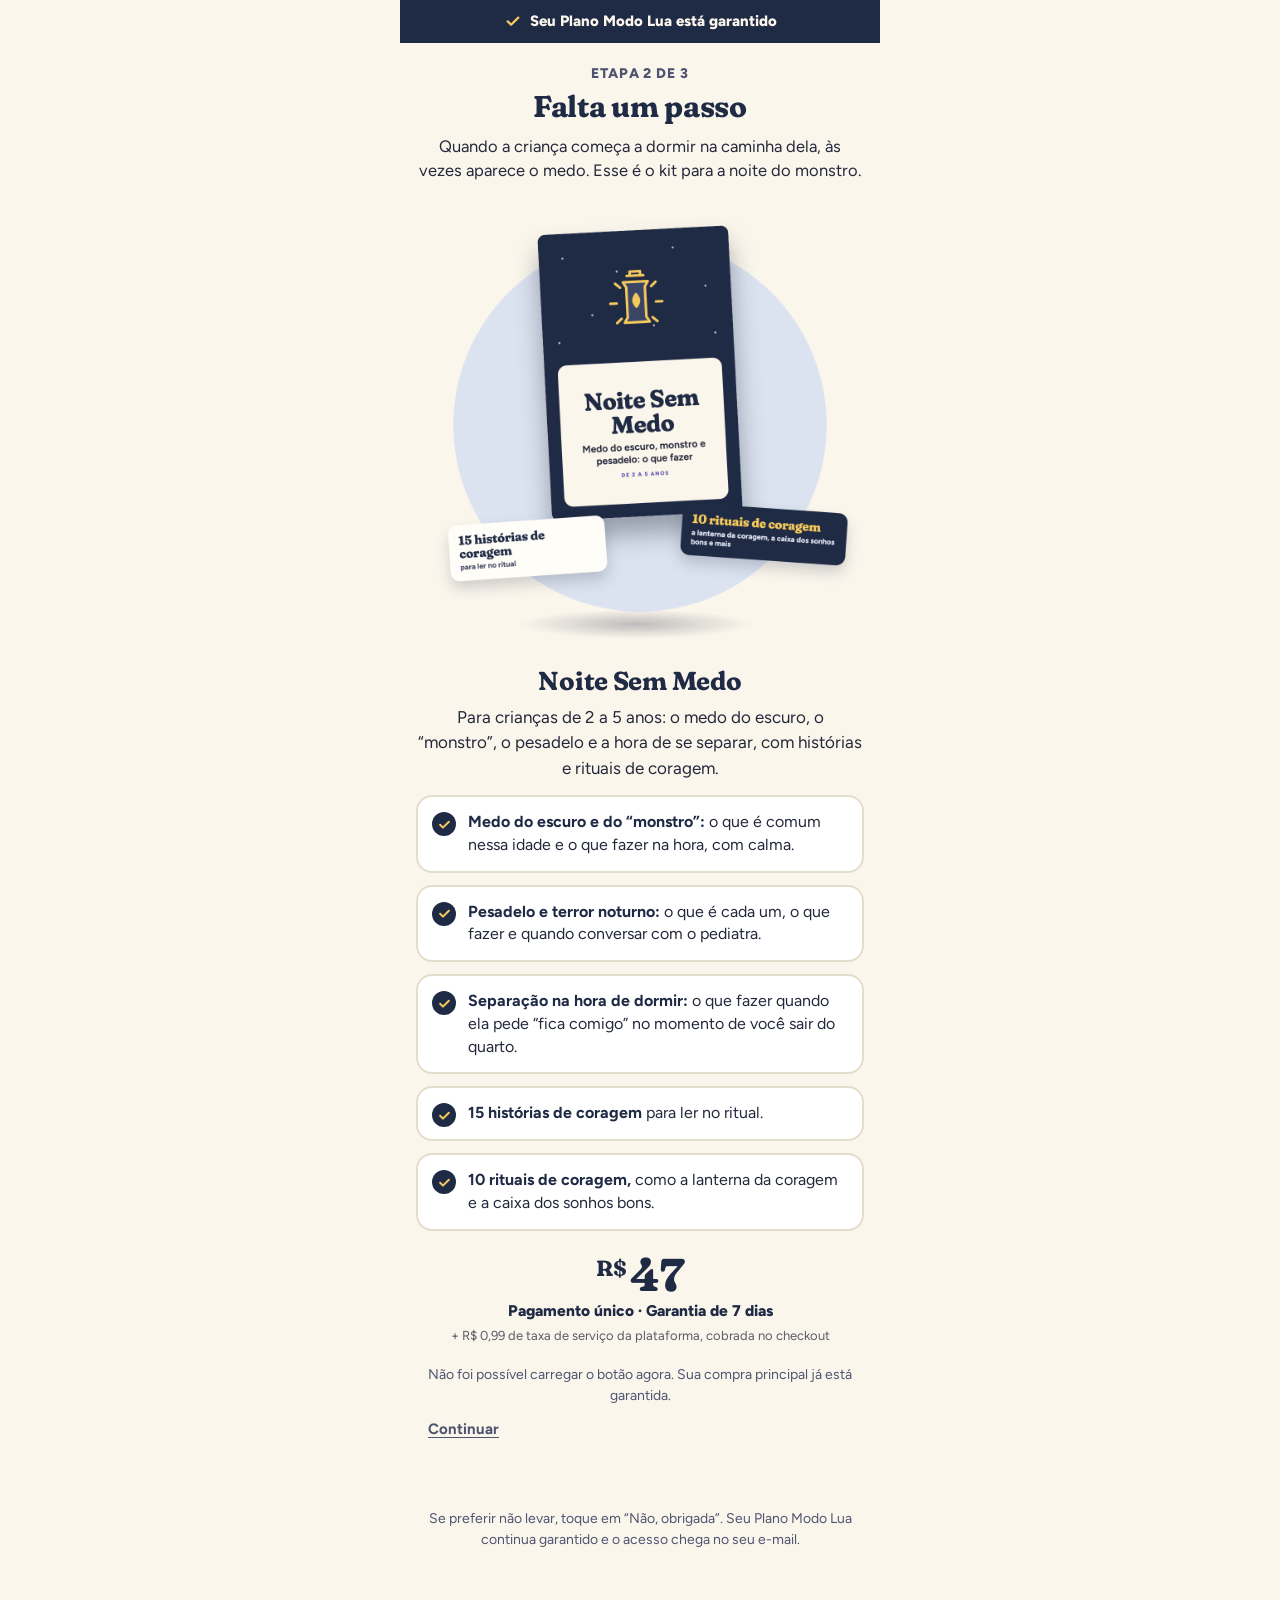
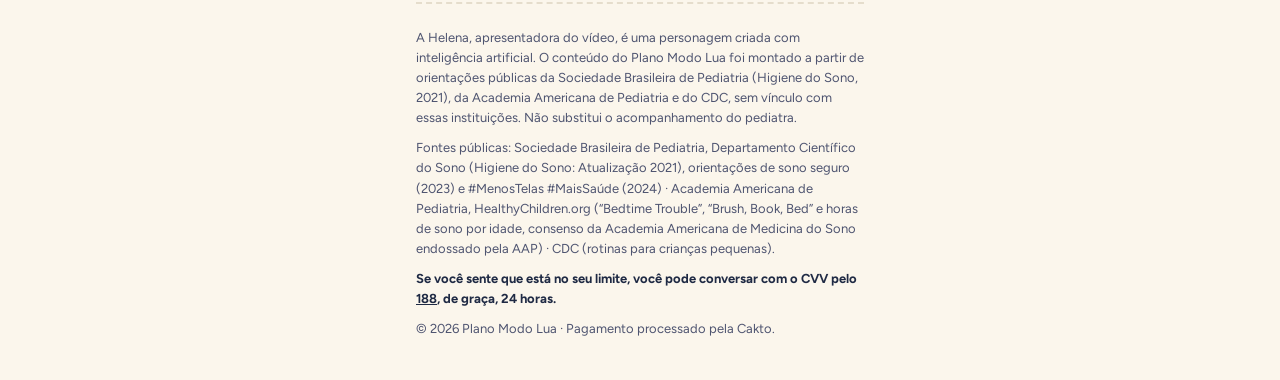
<file: upsell-2.html>
<!doctype html>
<html lang="pt-BR">
<head>
  <meta charset="utf-8">
  <meta name="viewport" content="width=device-width, initial-scale=1, viewport-fit=cover">
  <title>Noite Sem Medo · Plano Modo Lua</title>
  <meta name="robots" content="noindex, nofollow">
  <meta name="theme-color" content="#FBF6EC">
  <link rel="icon" type="image/png" href="img/icone.png">
  <link rel="apple-touch-icon" href="img/icone.png">
  <link rel="preconnect" href="https://fonts.googleapis.com">
  <link rel="preconnect" href="https://fonts.gstatic.com" crossorigin>
  <link rel="stylesheet" href="https://fonts.googleapis.com/css2?family=Fraunces:opsz,wght,SOFT@9..144,600..700,100&family=Figtree:wght@400..800&display=swap">
  <link rel="stylesheet" href="css/estilo.css">
  <style>cakto-upsell-accept:not(:defined), cakto-upsell-reject:not(:defined) { visibility: hidden; }</style>

  <!-- UTMify: UTMs -->
  <script src="https://cdn.utmify.com.br/scripts/utms/latest.js" data-utmify-prevent-xcod-sck data-utmify-prevent-subids async defer></script>

  <script src="config.js" defer></script>
  <script src="js/rastreio.js" defer></script>
  <script src="js/pos-compra.js" defer></script>
</head>
<body data-pagina="upsell-2">
  <main class="pagina">
    <div class="topo-ok"><svg viewBox="0 0 24 24" fill="none" stroke="currentColor" stroke-width="3" stroke-linecap="round" stroke-linejoin="round" aria-hidden="true"><path d="M5 12.5l4.5 4.5L19 7.5"/></svg>Seu Plano Modo Lua está garantido</div>
    <section class="upsell">
      <p class="etapa-up">Etapa 2 de 3</p>
      <h1>Falta um passo</h1>
      <p class="lead">Quando a criança começa a dormir na caminha dela, às vezes aparece o medo. Esse é o kit para a noite do monstro.</p>

      <!-- Vídeo curto da Helena: aparece quando video/up2.mp4 existir e VIDEOS_UPSELL_PRONTOS = true no js/pos-compra.js -->
      <div class="midia up-video" data-video="video/up2.mp4" data-poster="img/helena-poster.jpg" hidden><span class="vsl-rotulo">Apresentadora criada com IA</span></div>

      <div class="midia midia--quadrada midia--contain" data-ph="img/up2.png">
        <img src="img/up2.png" alt="Noite Sem Medo: guia, histórias e rituais de coragem para a hora de dormir" width="1080" height="1080" decoding="async" onerror="this.remove()">
      </div>

      <h2 class="produto-nome">Noite Sem Medo</h2>
      <p class="produto-desc">Para crianças de 2 a 5 anos: o medo do escuro, o “monstro”, o pesadelo e a hora de se separar, com histórias e rituais de coragem.</p>

      <ul class="lista-check">
          <li><strong>Medo do escuro e do “monstro”:</strong> o que é comum nessa idade e o que fazer na hora, com calma.</li>
          <li><strong>Pesadelo e terror noturno:</strong> o que é cada um, o que fazer e quando conversar com o pediatra.</li>
          <li><strong>Separação na hora de dormir:</strong> o que fazer quando ela pede “fica comigo” no momento de você sair do quarto.</li>
          <li><strong>15 histórias de coragem</strong> para ler no ritual.</li>
          <li><strong>10 rituais de coragem,</strong> como a lanterna da coragem e a caixa dos sonhos bons.</li>
      </ul>

      <div class="preco-up">
        <div class="valor"><small>R$</small>47</div>
        <p class="condicao">Pagamento único · Garantia de 7 dias</p>
      </div>

      <!-- Botão de um clique da Cakto: montado pelo js/pos-compra.js com o offer-id "up2" do config.js.
           Aceitar → upsell-3.html · Recusar → downsell-2.html
           ("fim" = fim do funil: "members_area" da Cakto ou obrigado.html, conforme o AREA_MEMBROS_URL do config.js) -->
      <div class="cakto-area" id="cakto-area"
           data-oferta="up2" data-tipo="upsell"
           data-aceitar="upsell-3.html" data-recusar="downsell-2.html"
           data-texto-sim="Sim, quero adicionar por R$ 47"></div>

      <p class="nota-up">Se preferir não levar, toque em “Não, obrigada”. Seu Plano Modo Lua continua garantido e o acesso chega no seu <span class="sem-quebra">e-mail</span>.</p>
    </section>

    <footer class="rodape">
      <p>A Helena, apresentadora do vídeo, é uma personagem criada com inteligência artificial. O conteúdo do Plano Modo Lua foi montado a partir de orientações públicas da Sociedade Brasileira de Pediatria (Higiene do Sono, 2021), da Academia Americana de Pediatria e do CDC, sem vínculo com essas instituições. Não substitui o acompanhamento do pediatra.</p>
      <p>Fontes públicas: Sociedade Brasileira de Pediatria, Departamento Científico do Sono (Higiene do Sono: Atualização 2021), orientações de sono seguro (2023) e #MenosTelas #MaisSaúde (2024) · Academia Americana de Pediatria, HealthyChildren.org (“Bedtime Trouble”, “Brush, Book, Bed” e horas de sono por idade, consenso da Academia Americana de Medicina do Sono endossado pela AAP) · CDC (rotinas para crianças pequenas).</p>
      <p class="cvv">Se você sente que está no seu limite, você pode conversar com o CVV pelo <a href="tel:188">188</a>, de graça, 24 horas.</p>
      <p data-suporte-linha>Suporte: <a data-suporte-email href="#">e-mail de suporte</a></p>
      <p>© 2026 Plano Modo Lua · Pagamento processado pela Cakto.</p>
    </footer>
  </main>
</body>
</html>
</file>
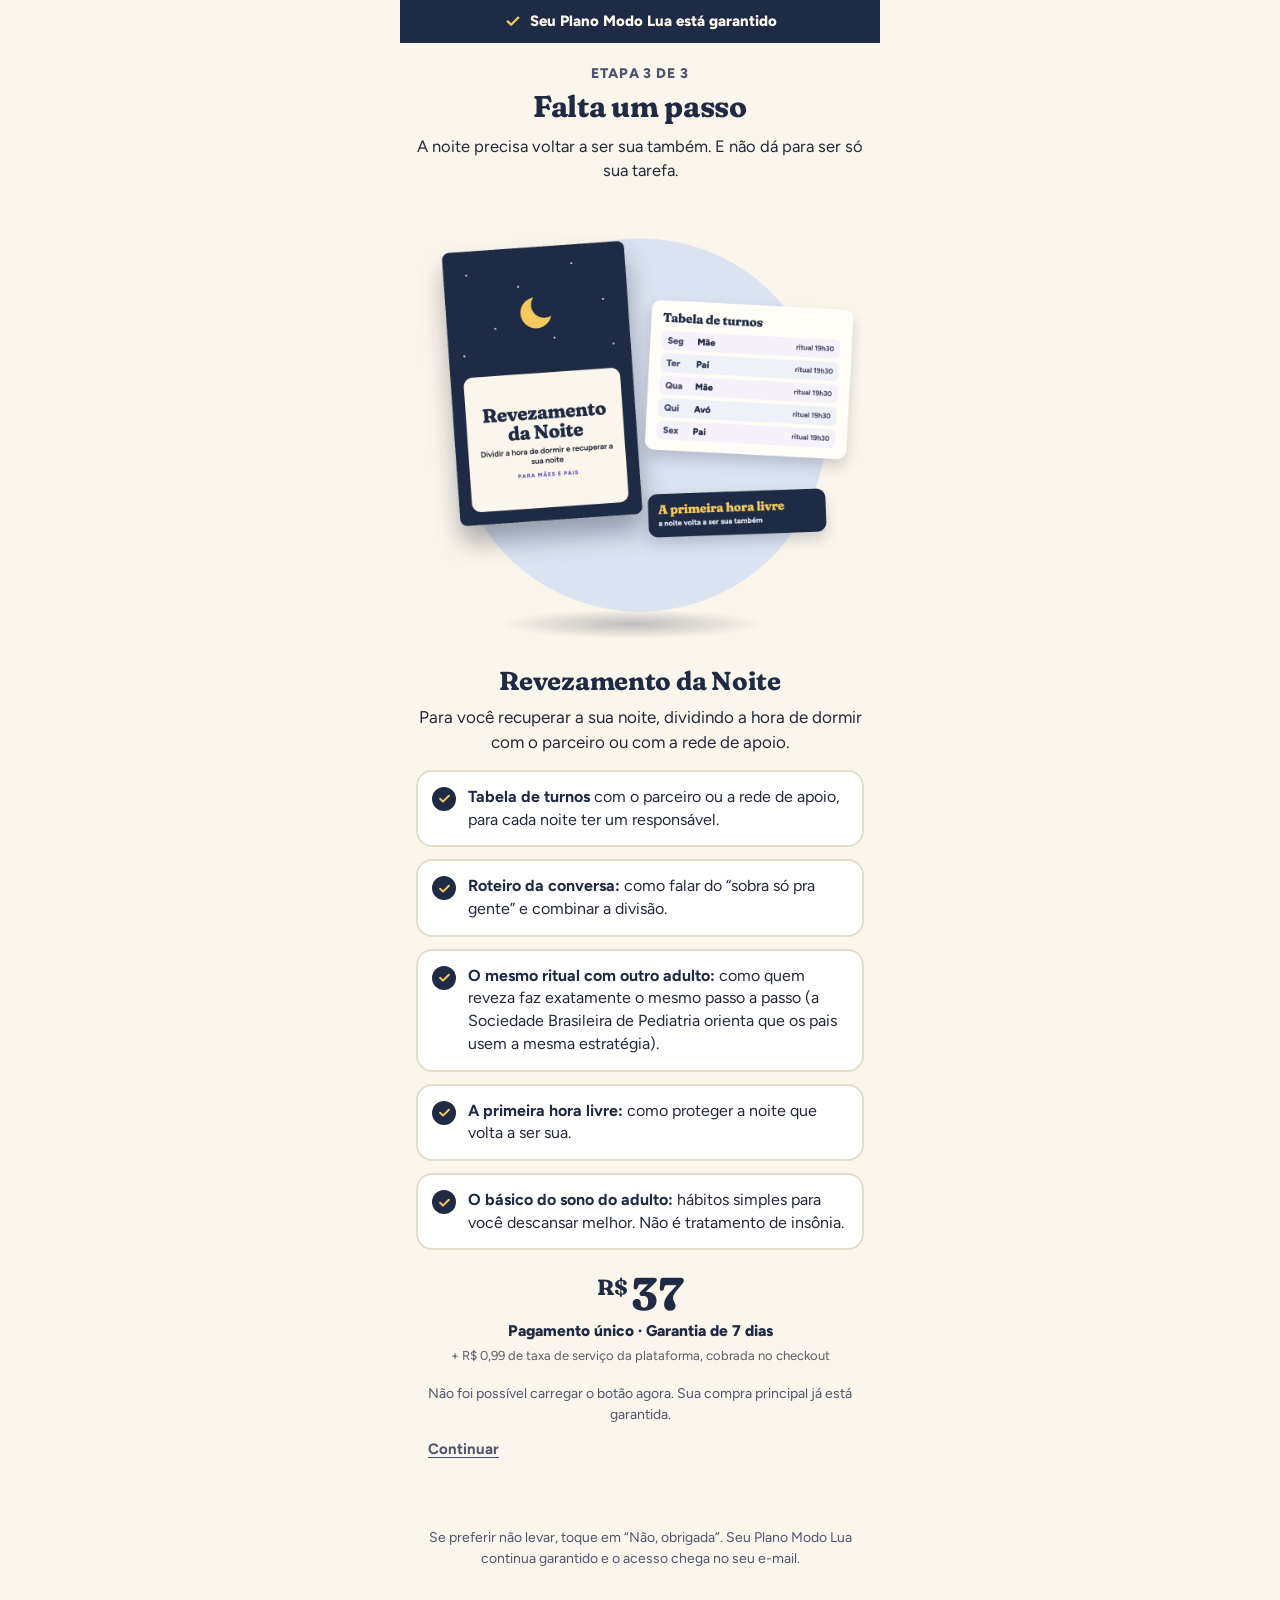
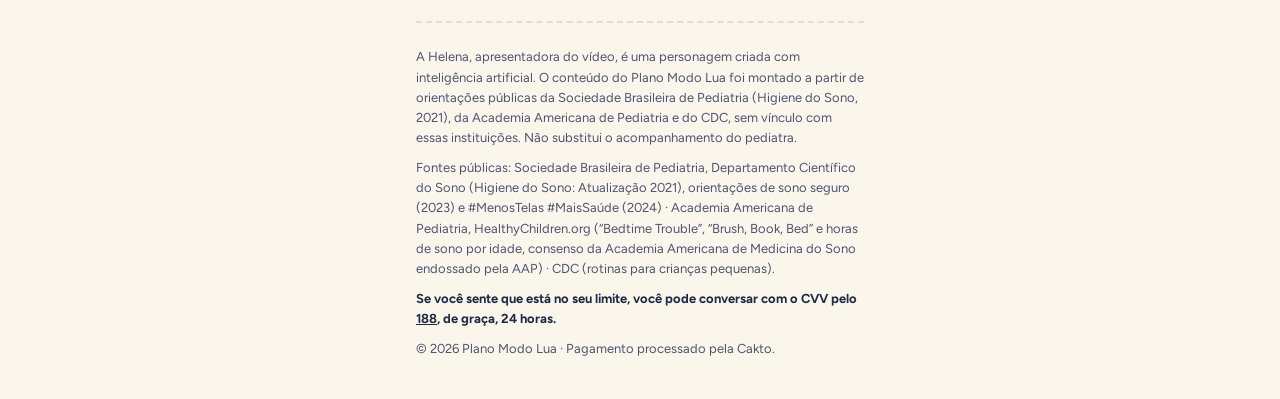
<file: upsell-3.html>
<!doctype html>
<html lang="pt-BR">
<head>
  <meta charset="utf-8">
  <meta name="viewport" content="width=device-width, initial-scale=1, viewport-fit=cover">
  <title>Revezamento da Noite · Plano Modo Lua</title>
  <meta name="robots" content="noindex, nofollow">
  <meta name="theme-color" content="#FBF6EC">
  <link rel="icon" type="image/png" href="img/icone.png">
  <link rel="apple-touch-icon" href="img/icone.png">
  <link rel="preconnect" href="https://fonts.googleapis.com">
  <link rel="preconnect" href="https://fonts.gstatic.com" crossorigin>
  <link rel="stylesheet" href="https://fonts.googleapis.com/css2?family=Fraunces:opsz,wght,SOFT@9..144,600..700,100&family=Figtree:wght@400..800&display=swap">
  <link rel="stylesheet" href="css/estilo.css">
  <style>cakto-upsell-accept:not(:defined), cakto-upsell-reject:not(:defined) { visibility: hidden; }</style>

  <!-- UTMify: UTMs -->
  <script src="https://cdn.utmify.com.br/scripts/utms/latest.js" data-utmify-prevent-xcod-sck data-utmify-prevent-subids async defer></script>

  <script src="config.js" defer></script>
  <script src="js/rastreio.js" defer></script>
  <script src="js/pos-compra.js" defer></script>
</head>
<body data-pagina="upsell-3">
  <main class="pagina">
    <div class="topo-ok"><svg viewBox="0 0 24 24" fill="none" stroke="currentColor" stroke-width="3" stroke-linecap="round" stroke-linejoin="round" aria-hidden="true"><path d="M5 12.5l4.5 4.5L19 7.5"/></svg>Seu Plano Modo Lua está garantido</div>
    <section class="upsell">
      <p class="etapa-up">Etapa 3 de 3</p>
      <h1>Falta um passo</h1>
      <p class="lead">A noite precisa voltar a ser sua também. E não dá para ser só sua tarefa.</p>

      <!-- Vídeo curto da Helena: aparece quando video/up3.mp4 existir e VIDEOS_UPSELL_PRONTOS = true no js/pos-compra.js -->
      <div class="midia up-video" data-video="video/up3.mp4" data-poster="img/helena-poster.jpg" hidden><span class="vsl-rotulo">Apresentadora criada com IA</span></div>

      <div class="midia midia--quadrada midia--contain" data-ph="img/up3.png">
        <img src="img/up3.png" alt="Revezamento da Noite: tabela de turnos e roteiro para dividir a hora de dormir" width="1080" height="1080" decoding="async" onerror="this.remove()">
      </div>

      <h2 class="produto-nome">Revezamento da Noite</h2>
      <p class="produto-desc">Para você recuperar a sua noite, dividindo a hora de dormir com o parceiro ou com a rede de apoio.</p>

      <ul class="lista-check">
          <li><strong>Tabela de turnos</strong> com o parceiro ou a rede de apoio, para cada noite ter um responsável.</li>
          <li><strong>Roteiro da conversa:</strong> como falar do “sobra só pra gente” e combinar a divisão.</li>
          <li><strong>O mesmo ritual com outro adulto:</strong> como quem reveza faz exatamente o mesmo passo a passo (a Sociedade Brasileira de Pediatria orienta que os pais usem a mesma estratégia).</li>
          <li><strong>A primeira hora livre:</strong> como proteger a noite que volta a ser sua.</li>
          <li><strong>O básico do sono do adulto:</strong> hábitos simples para você descansar melhor. Não é tratamento de insônia.</li>
      </ul>

      <div class="preco-up">
        <div class="valor"><small>R$</small>37</div>
        <p class="condicao">Pagamento único · Garantia de 7 dias</p>
      </div>

      <!-- Botão de um clique da Cakto: montado pelo js/pos-compra.js com o offer-id "up3" do config.js.
           Aceitar → fim do funil · Recusar → downsell-3.html
           ("fim" = fim do funil: "members_area" da Cakto ou obrigado.html, conforme o AREA_MEMBROS_URL do config.js) -->
      <div class="cakto-area" id="cakto-area"
           data-oferta="up3" data-tipo="upsell"
           data-aceitar="fim" data-recusar="downsell-3.html"
           data-texto-sim="Sim, quero adicionar por R$ 37"></div>

      <p class="nota-up">Se preferir não levar, toque em “Não, obrigada”. Seu Plano Modo Lua continua garantido e o acesso chega no seu <span class="sem-quebra">e-mail</span>.</p>
    </section>

    <footer class="rodape">
      <p>A Helena, apresentadora do vídeo, é uma personagem criada com inteligência artificial. O conteúdo do Plano Modo Lua foi montado a partir de orientações públicas da Sociedade Brasileira de Pediatria (Higiene do Sono, 2021), da Academia Americana de Pediatria e do CDC, sem vínculo com essas instituições. Não substitui o acompanhamento do pediatra.</p>
      <p>Fontes públicas: Sociedade Brasileira de Pediatria, Departamento Científico do Sono (Higiene do Sono: Atualização 2021), orientações de sono seguro (2023) e #MenosTelas #MaisSaúde (2024) · Academia Americana de Pediatria, HealthyChildren.org (“Bedtime Trouble”, “Brush, Book, Bed” e horas de sono por idade, consenso da Academia Americana de Medicina do Sono endossado pela AAP) · CDC (rotinas para crianças pequenas).</p>
      <p class="cvv">Se você sente que está no seu limite, você pode conversar com o CVV pelo <a href="tel:188">188</a>, de graça, 24 horas.</p>
      <p data-suporte-linha>Suporte: <a data-suporte-email href="#">e-mail de suporte</a></p>
      <p>© 2026 Plano Modo Lua · Pagamento processado pela Cakto.</p>
    </footer>
  </main>
</body>
</html>
</file>
<file: css/estilo.css>
/* Plano Modo Lua · estilos do funil (mobile first, 390 px)
   Identidade noturna do briefing: azul-noite, creme-lua, amarelo-lua, lavanda e azul-névoa.
   Títulos em Fraunces (eixo SOFT no máximo), texto em Figtree.
   Contraste: texto corrido sempre em azul-noite/#24283B sobre claro, ou creme sobre azul-noite.
   A lavanda nunca é usada para texto sobre o creme (só barra de progresso, selos e ícones). */
:root {
  --noite: #1F2A44;
  --noite-2: #2B3858;         /* cartões sobre o azul-noite */
  --noite-sombra: #121A2C;
  --creme: #FBF6EC;
  --creme-2: #F4EDDF;
  --lua: #F4C95D;             /* botões: texto azul-noite a ~9:1 */
  --lua-sombra: #C4962F;
  --lua-claro: #FCEFC9;
  --lavanda: #B8B1E3;
  --lavanda-claro: #E9E6F7;
  --nevoa: #DCE3F0;
  --nevoa-borda: #C4CEE2;
  --texto: #24283B;
  --texto-suave: #4E5470;     /* ~6,9:1 sobre o creme */
  --texto-noite: #DCE3F0;     /* texto secundário sobre o azul-noite (~10:1) */
  --branco: #FFFFFF;
  --borda: #E5DDCC;
  --raio: 18px;
  --sombra: 0 1px 0 rgba(31, 42, 68, .05), 0 8px 24px rgba(31, 42, 68, .08);
  --titulo: 'Fraunces', Georgia, 'Times New Roman', serif;
  --texto-fonte: 'Figtree', system-ui, -apple-system, 'Segoe UI', Roboto, sans-serif;
}

*, *::before, *::after { box-sizing: border-box; }
html { -webkit-text-size-adjust: 100%; background: var(--creme); }
html.fundo-noite { background: var(--noite); }
body {
  margin: 0;
  background: var(--creme);
  color: var(--texto);
  font-family: var(--texto-fonte);
  font-size: 17px;
  line-height: 1.5;
  -webkit-font-smoothing: antialiased;
  transition: background-color .35s ease;
}
html.fundo-noite body { background: var(--noite); color: var(--creme); }
img, video { display: block; max-width: 100%; }
[hidden] { display: none !important; }
a { color: var(--noite); }
button { font: inherit; }
:focus-visible { outline: 3px solid var(--noite); outline-offset: 3px; border-radius: 6px; }
html.fundo-noite :focus-visible { outline-color: var(--lua); }

h1, h2, h3 {
  font-family: var(--titulo);
  font-variation-settings: "SOFT" 100;
  color: var(--noite);
  line-height: 1.14;
  margin: 0;
  letter-spacing: -.01em;
}
h1 { font-weight: 700; font-size: 28px; }
h2 { font-weight: 700; font-size: 25px; }
h3 { font-weight: 600; font-size: 20px; }
p { margin: 0; }

.pagina { max-width: 480px; margin: 0 auto; padding: 0 16px; }

.sem-quebra { white-space: nowrap; }
.so-leitor {
  position: absolute; width: 1px; height: 1px; overflow: hidden;
  clip: rect(0 0 0 0); white-space: nowrap;
}

/* ---------- Selo ---------- */
.selo {
  display: inline-flex; align-items: center; gap: 6px;
  background: var(--lavanda);
  color: var(--noite);
  font-weight: 800; font-size: 14px;
  padding: 5px 12px;
  border-radius: 999px;
}

/* ---------- Botões ---------- */
.btn {
  display: flex; align-items: center; justify-content: center;
  width: 100%;
  min-height: 56px;
  padding: 12px 18px;
  border: 0;
  border-radius: 16px;
  background: var(--lua);
  color: var(--noite);
  font-family: var(--texto-fonte);
  font-weight: 800;
  font-size: 18px;
  line-height: 1.15;
  letter-spacing: .03em;
  text-align: center;
  text-decoration: none;
  cursor: pointer;
  box-shadow: 0 4px 0 var(--lua-sombra);
  transition: transform .08s ease, box-shadow .08s ease, filter .15s ease;
  -webkit-tap-highlight-color: transparent;
}
.btn:hover { filter: brightness(1.04); }
.btn:active { transform: translateY(3px); box-shadow: 0 1px 0 var(--lua-sombra); }
.btn[disabled] {
  background: #D9D4C8; color: #4E5470; box-shadow: none; cursor: not-allowed; filter: none;
}
.btn--pulso { animation: pulso 2.4s ease-in-out infinite; }
@keyframes pulso {
  0%, 100% { transform: scale(1); }
  50% { transform: scale(1.025); }
}
.btn--secundario {
  background: transparent; color: var(--noite);
  border: 2px solid var(--noite); box-shadow: none;
}
.btn--secundario:active { transform: translateY(1px); box-shadow: none; }

.link-discreto {
  display: inline-flex; align-items: center; justify-content: center;
  min-height: 48px; padding: 8px 12px;
  background: none; border: 0;
  color: var(--texto-suave);
  font-size: 15px; font-weight: 700;
  text-decoration: underline; text-underline-offset: 3px;
  cursor: pointer;
}

/* ---------- Mídia com placeholder (some quando a imagem carrega) ---------- */
.midia {
  position: relative;
  overflow: hidden;
  border-radius: 22px;
  background: var(--noite-2);
}
.midia::after {
  content: attr(data-ph);
  position: absolute; left: 0; right: 0; bottom: 12px;
  text-align: center;
  font-size: 12px; font-weight: 700;
  color: rgba(251, 246, 236, .55);
}
.midia > img, .midia > video {
  position: absolute; inset: 0;
  width: 100%; height: 100%;
  object-fit: cover;
  z-index: 1;
}
.midia--contain > img { object-fit: contain; }
.midia--quadrada { aspect-ratio: 1 / 1; background: transparent; }
.midia--quadrada::after { color: rgba(31, 42, 68, .4); }
.rotulo-ia {
  position: absolute; left: 10px; bottom: 10px; z-index: 2;
  padding: 3px 9px;
  border-radius: 999px;
  background: rgba(18, 26, 44, .72);
  color: var(--creme);
  font-size: 11.5px; font-weight: 700; letter-spacing: .01em;
}

/* ---------- Céu (estrelas e lua) ---------- */
.ceu { position: absolute; inset: 0 0 auto; height: 260px; pointer-events: none; z-index: 0; }
.ceu svg { position: absolute; display: block; }
.ceu .estrela { color: rgba(251, 246, 236, .7); }
.ceu .lua { color: var(--lua); }

/* ---------- Etapa 1: capa (precisa caber inteira em 390×844) ---------- */
.capa {
  position: relative;
  display: flex;
  flex-direction: column;
  justify-content: center;
  min-height: 100vh;
  min-height: 100svh;
  padding: 14px 0;
  color: var(--creme);
}
.capa > :not(.ceu) { position: relative; z-index: 1; }
.capa .selo { align-self: flex-start; }
.capa h1 { margin-top: 12px; font-size: 27px; color: var(--creme); }
.capa h1 .destaque { color: var(--lua); }
.capa .subtitulo { margin-top: 8px; font-size: 16px; line-height: 1.42; color: var(--texto-noite); }
.capa .subtitulo strong { color: var(--lua); }
.capa-midia {
  flex: 1 1 0;
  min-height: 150px;
  max-height: 470px;
  margin: 14px 0;
  border: 1px solid rgba(220, 227, 240, .14);
}
.capa-midia > img { object-position: 50% 30%; }
.capa .nota {
  margin-top: 10px;
  font-size: 13.5px; line-height: 1.4;
  color: var(--texto-noite);
  text-align: center;
}

/* ---------- Quiz ---------- */
.quiz { min-height: 100vh; min-height: 100svh; display: flex; flex-direction: column; }
.quiz-topo {
  position: sticky; top: 0; z-index: 5;
  display: flex; align-items: center; gap: 12px;
  padding: 10px 0;
  background: var(--creme);
}
.voltar {
  flex: 0 0 auto;
  display: inline-flex; align-items: center; justify-content: center;
  width: 48px; height: 48px;
  border-radius: 50%;
  border: 2px solid var(--borda);
  background: var(--branco);
  color: var(--noite);
  cursor: pointer;
}
.voltar svg { width: 22px; height: 22px; }
.progresso {
  flex: 1 1 auto;
  height: 10px;
  border-radius: 999px;
  background: rgba(31, 42, 68, .1);
  overflow: hidden;
}
.progresso > span {
  display: block; height: 100%; width: 0;
  border-radius: inherit;
  background: var(--lavanda);
  box-shadow: inset 0 0 0 1px rgba(31, 42, 68, .08);
  transition: width .35s ease;
}
.quiz-conteudo { flex: 1 1 auto; display: flex; flex-direction: column; padding: 8px 0 24px; }
.q-titulo { font-size: 25px; margin-top: 6px; }
.q-titulo:focus { outline: none; }
.q-dica { margin-top: 6px; color: var(--texto-suave); font-size: 15px; font-weight: 600; }

.opcoes { display: grid; gap: 10px; margin-top: 18px; }
.opcao {
  display: flex; align-items: center; justify-content: space-between; gap: 12px;
  width: 100%;
  min-height: 56px;
  padding: 12px 16px;
  text-align: left;
  background: var(--nevoa);
  color: var(--noite);
  border: 2px solid var(--nevoa);
  border-radius: 16px;
  font-size: 17px; font-weight: 700; line-height: 1.3;
  cursor: pointer;
  transition: border-color .12s ease, background .12s ease, color .12s ease, transform .08s ease;
  -webkit-tap-highlight-color: transparent;
}
.opcao:hover { border-color: var(--nevoa-borda); }
.opcao:active { transform: scale(.985); }
.opcao .marca {
  flex: 0 0 auto;
  width: 24px; height: 24px;
  border-radius: 50%;
  border: 2px solid #9AA6C0;
  background: var(--branco);
  display: inline-flex; align-items: center; justify-content: center;
  color: var(--noite);
}
.opcao--check .marca { border-radius: 7px; }
.opcao .marca svg { width: 15px; height: 15px; opacity: 0; }
.opcao.selecionada { border-color: var(--noite); background: var(--noite); color: var(--creme); }
.opcao.selecionada .marca { background: var(--lua); border-color: var(--lua); }
.opcao.selecionada .marca svg { opacity: 1; }

.rodape-fixo {
  position: sticky; bottom: 0;
  margin-top: auto;
  padding: 16px 0 calc(12px + env(safe-area-inset-bottom));
  background: linear-gradient(180deg, rgba(251, 246, 236, 0) 0, var(--creme) 18px);
}

/* Reforços */
.reforco { display: flex; flex-direction: column; gap: 16px; margin-top: 8px; }
.reforco p { font-size: 18px; }
.fonte { font-size: 14px !important; color: var(--texto-suave); font-weight: 600; }
.relogio { display: block; width: 168px; height: 168px; margin: 4px auto 0; }

.cartao-lua {
  position: relative;
  overflow: hidden;
  background: var(--noite);
  color: var(--creme);
  border-radius: 20px;
  padding: 18px 18px 16px;
  box-shadow: 0 12px 26px rgba(31, 42, 68, .22);
}
.cartao-lua .cl-topo { font-family: var(--titulo); font-variation-settings: "SOFT" 100; font-weight: 700; font-size: 19px; color: var(--lua); line-height: 1.25; padding-right: 30px; }
.cartao-lua ul { list-style: none; margin: 12px 0 0; padding: 0; display: grid; gap: 8px; }
.cartao-lua li { display: flex; justify-content: space-between; gap: 12px; font-size: 16px; border-top: 1px solid rgba(220, 227, 240, .16); padding-top: 8px; }
.cartao-lua li b { color: var(--lua); font-weight: 800; white-space: nowrap; }
.cartao-lua .estrelinha { position: absolute; color: rgba(251, 246, 236, .55); }

/* Aviso para menos de 1 ano */
.aviso-bebe {
  margin-top: 14px; padding: 16px;
  background: var(--lavanda-claro);
  border-radius: 16px;
  font-size: 16.5px;
}
.aviso-bebe p + p { margin-top: 10px; }
.acoes-bebe { display: grid; gap: 10px; margin-top: 20px; }

/* Nome */
.campo {
  width: 100%;
  min-height: 56px;
  margin-top: 18px;
  padding: 12px 16px;
  border: 2px solid var(--nevoa-borda);
  border-radius: 16px;
  background: var(--branco);
  color: var(--noite);
  font: 700 19px var(--texto-fonte);
}
.campo:focus { outline: none; border-color: var(--noite); box-shadow: 0 0 0 4px rgba(184, 177, 227, .55); }
.campo::placeholder { color: #7A8096; font-weight: 600; }
.privacidade { margin-top: 10px; font-size: 14px; color: var(--texto-suave); }
.acoes-nome { display: grid; gap: 4px; margin-top: 20px; justify-items: center; }

/* ---------- Carregamento (fundo azul-noite) ---------- */
.carregando {
  min-height: 100vh; min-height: 100svh;
  display: flex; flex-direction: column; justify-content: center; align-items: center;
  gap: 28px; padding: 24px 0;
  text-align: center;
  color: var(--creme);
}
.lua-carregando { width: 84px; height: 84px; color: var(--lua); animation: balanco 2.6s ease-in-out infinite; }
@keyframes balanco { 0%, 100% { transform: rotate(-8deg); } 50% { transform: rotate(8deg); } }
.passos-carregando { list-style: none; margin: 0; padding: 0; display: grid; gap: 14px; text-align: left; width: 100%; max-width: 340px; }
.passos-carregando li {
  display: flex; align-items: center; gap: 12px;
  font-size: 17px; font-weight: 700;
  color: rgba(220, 227, 240, .55);
  transition: color .3s ease;
}
.passos-carregando li.ativo, .passos-carregando li.feito { color: var(--creme); }
.passos-carregando .ck {
  flex: 0 0 auto;
  width: 28px; height: 28px; border-radius: 50%;
  border: 2px solid rgba(220, 227, 240, .35);
  display: inline-flex; align-items: center; justify-content: center;
  color: var(--noite);
  transition: background .3s ease, border-color .3s ease;
}
.passos-carregando .ck svg { width: 16px; height: 16px; opacity: 0; transition: opacity .3s ease; }
.passos-carregando li.ativo .ck { border-color: var(--lavanda); box-shadow: 0 0 0 4px rgba(184, 177, 227, .25); }
.passos-carregando li.feito .ck { background: var(--lua); border-color: var(--lua); }
.passos-carregando li.feito .ck svg { opacity: 1; }

/* ---------- Resultado ---------- */
.resultado { padding: 20px 0 8px; }
.resultado h1 { font-size: 27px; }
.resultado h1:focus { outline: none; }
.mapa {
  position: relative;
  overflow: hidden;
  margin-top: 16px;
  background: var(--noite);
  color: var(--creme);
  border-radius: var(--raio);
  padding: 18px 16px 16px;
  box-shadow: 0 12px 28px rgba(31, 42, 68, .2);
}
.mapa .estrelinha { position: absolute; color: rgba(251, 246, 236, .5); }
.mapa h2 { font-size: 19px; color: var(--creme); padding-right: 40px; }
.mapa ul { list-style: none; margin: 12px 0 0; padding: 0; display: grid; gap: 11px; }
.mapa li { display: flex; gap: 10px; font-size: 15.5px; line-height: 1.42; }
.mapa li .ic { flex: 0 0 auto; width: 24px; text-align: center; font-size: 18px; line-height: 1.3; }
.mapa strong { color: var(--creme); }
.mapa .janela {
  display: block;
  margin: 2px 0 0;
  padding: 10px 12px;
  border-radius: 12px;
  background: var(--noite-2);
  color: var(--creme);
}
.mapa .janela b { display: block; margin-top: 2px; font-family: var(--titulo); font-variation-settings: "SOFT" 100; font-weight: 700; font-size: 23px; line-height: 1.15; color: var(--lua); }
.mapa .pontos { display: grid; gap: 6px; margin-top: 6px; }
.mapa .pontos span { display: block; padding: 8px 10px; border-radius: 10px; background: rgba(184, 177, 227, .16); font-size: 14.5px; }
.mapa .pontos b { color: var(--lua); }
.aviso-idade {
  margin-top: 12px; padding: 10px 12px;
  background: var(--lua-claro); color: var(--noite); border-radius: 12px;
  font-size: 14.5px;
}
.mapa-acoes { display: flex; justify-content: center; margin-top: 12px; }
.btn-salvar {
  display: inline-flex; align-items: center; gap: 8px;
  min-height: 44px; padding: 8px 16px;
  border-radius: 999px;
  border: 1.5px solid rgba(244, 201, 93, .7);
  background: transparent; color: var(--lua);
  font-weight: 800; font-size: 15px;
  cursor: pointer;
}
.btn-salvar svg { width: 18px; height: 18px; }
.fonte-calculo { margin-top: 10px; font-size: 13px; line-height: 1.4; color: var(--texto-noite); text-align: center; }

/* Janela "Salvar meu resultado" */
.modal {
  position: fixed; inset: 0; z-index: 50;
  display: flex; align-items: center; justify-content: center;
  padding: 16px;
  background: rgba(18, 26, 44, .82);
}
.modal-caixa {
  width: 100%; max-width: 420px; max-height: 100%;
  overflow: auto;
  background: var(--creme);
  border-radius: 20px;
  padding: 16px;
  text-align: center;
}
.modal-caixa img { width: 100%; height: auto; border-radius: 14px; box-shadow: var(--sombra); }
.modal-caixa p { margin-top: 10px; font-size: 14.5px; color: var(--texto-suave); }
.modal-caixa .btn { margin-top: 12px; }

.vsl-intro { margin: 24px 0 10px; text-align: center; font-weight: 700; font-size: 16px; }
.vsl {
  width: 100%;
  max-width: 300px;
  margin: 0 auto;
  aspect-ratio: 9 / 16;
  box-shadow: 0 12px 30px rgba(31, 42, 68, .25);
}
.vsl > video { background: transparent; }
.vsl-som {
  position: absolute; inset: 0; z-index: 3;
  display: flex; align-items: center; justify-content: center;
  padding: 0; border: 0;
  background: rgba(18, 26, 44, .30);
  cursor: pointer;
  -webkit-tap-highlight-color: transparent;
}
.vsl-som span {
  display: inline-flex; align-items: center; gap: 8px;
  min-height: 56px;
  padding: 12px 20px;
  border-radius: 999px;
  background: var(--lua);
  color: var(--noite);
  font-family: var(--texto-fonte); font-weight: 800; font-size: 19px;
  box-shadow: 0 6px 18px rgba(0, 0, 0, .3);
  animation: pulso 1.8s ease-in-out infinite;
}
.vsl-toque {
  position: absolute; inset: 0 0 8px; z-index: 2;
  display: flex; align-items: center; justify-content: center;
  background: transparent; border: 0; padding: 0;
  cursor: pointer;
  -webkit-tap-highlight-color: transparent;
}
.vsl-toque .icone-play {
  width: 76px; height: 76px; border-radius: 50%;
  display: flex; align-items: center; justify-content: center;
  background: rgba(18, 26, 44, .6); color: var(--creme);
  opacity: 0; transition: opacity .2s ease;
}
.vsl-toque.pausado .icone-play { opacity: 1; }
.vsl-toque .icone-play svg { width: 34px; height: 34px; margin-left: 4px; }
.vsl-barra {
  position: absolute; left: 0; right: 0; bottom: 0; z-index: 4;
  height: 6px;
  background: rgba(255, 255, 255, .3);
  pointer-events: none;
}
.vsl-barra > span { display: block; height: 100%; width: 0; background: var(--lua); }
.vsl-rotulo {
  position: absolute; top: 10px; left: 10px; z-index: 4;
  padding: 3px 9px; border-radius: 999px;
  background: rgba(18, 26, 44, .7); color: var(--creme);
  font-size: 11px; font-weight: 700;
  pointer-events: none;
}
.vsl-aviso {
  position: absolute; left: 12px; right: 12px; bottom: 18px; z-index: 4;
  padding: 10px 12px; border-radius: 12px;
  background: rgba(251, 246, 236, .94); color: var(--noite);
  font-size: 14px; font-weight: 700; text-align: center;
}
.ler-oferta { text-align: center; margin-top: 6px; }

/* ---------- Oferta ---------- */
.oferta-abre { animation: surgir .45s ease both; }
@keyframes surgir { from { opacity: 0; transform: translateY(10px); } to { opacity: 1; transform: none; } }

.caixa-preco {
  margin-top: 18px;
  background: var(--branco);
  border: 2px solid var(--borda);
  border-radius: var(--raio);
  padding: 18px 16px;
  text-align: center;
  box-shadow: var(--sombra);
}
.caixa-preco .valor {
  font-family: var(--titulo); font-variation-settings: "SOFT" 100; font-weight: 700;
  font-size: 48px; line-height: 1;
  color: var(--noite);
}
.caixa-preco .valor small { font-size: 22px; vertical-align: 16px; margin-right: 3px; }
.caixa-preco .condicao { margin-top: 6px; font-weight: 800; color: var(--noite); }
.caixa-preco .btn { margin-top: 14px; padding: 12px 10px; font-size: 17px; letter-spacing: .01em; }
.caixa-preco .miudo { margin-top: 10px; font-size: 14px; color: var(--texto-suave); }

.secao { margin-top: 34px; }
.secao > h2 { font-size: 24px; }
.secao > p { margin-top: 10px; }

.oferta-mockup { margin-top: 26px; }
.oferta-titulo { margin-top: 16px; text-align: center; }
.oferta-sub { margin-top: 8px; text-align: center; color: var(--texto); }

.lista-check { list-style: none; margin: 14px 0 0; padding: 0; display: grid; gap: 12px; }
.lista-check li {
  position: relative;
  padding: 14px 14px 14px 50px;
  background: var(--branco);
  border: 2px solid var(--borda);
  border-radius: 16px;
  font-size: 16px; line-height: 1.42;
}
.lista-check li::before {
  content: "";
  position: absolute; left: 14px; top: 15px;
  width: 24px; height: 24px; border-radius: 50%;
  background: var(--noite) url("data:image/svg+xml,%3Csvg xmlns='http://www.w3.org/2000/svg' viewBox='0 0 24 24' fill='none' stroke='%23F4C95D' stroke-width='3.2' stroke-linecap='round' stroke-linejoin='round'%3E%3Cpath d='M5 12.5l4.5 4.5L19 7.5'/%3E%3C/svg%3E") center / 15px no-repeat;
}
.lista-check strong { color: var(--noite); }

.passos3 { display: grid; gap: 12px; margin-top: 14px; counter-reset: passo; }
.passo3 {
  position: relative;
  padding: 16px 16px 16px 66px;
  background: var(--nevoa);
  border-radius: 16px;
}
.passo3::before {
  counter-increment: passo;
  content: counter(passo);
  position: absolute; left: 14px; top: 14px;
  width: 38px; height: 38px; border-radius: 50%;
  display: flex; align-items: center; justify-content: center;
  background: var(--noite); color: var(--lua);
  font-family: var(--titulo); font-weight: 700; font-size: 20px;
}
.passo3 h3 { font-size: 19px; color: var(--noite); }
.passo3 p { margin-top: 4px; font-size: 15.5px; }

.dupla { display: grid; gap: 12px; margin-top: 14px; }
.cartao {
  padding: 16px;
  border-radius: 16px;
  background: var(--branco);
  border: 2px solid var(--borda);
}
.cartao h3 { font-size: 19px; }
.cartao p { margin-top: 6px; font-size: 15.5px; }
.cartao ul { margin: 8px 0 0; padding-left: 20px; font-size: 15.5px; display: grid; gap: 4px; }
.cartao--sim { border-color: var(--nevoa-borda); background: #F1F4FA; }
.cartao--nao { border-color: #E2D7BE; background: var(--creme-2); }
.cartao--pediatra { margin-top: 14px; border-color: var(--lavanda); background: var(--lavanda-claro); }

.garantia {
  display: flex; gap: 14px; align-items: flex-start;
  margin-top: 16px; padding: 16px;
  border-radius: 16px;
  background: var(--nevoa);
}
.garantia .selo-7 {
  flex: 0 0 auto;
  width: 62px; height: 62px; border-radius: 50%;
  display: flex; flex-direction: column; align-items: center; justify-content: center;
  background: var(--noite); color: var(--lua);
  font-family: var(--texto-fonte); font-weight: 800; line-height: 1;
}
.garantia .selo-7 b { font-size: 26px; }
.garantia .selo-7 span { font-size: 11px; letter-spacing: .04em; }
.garantia p { font-size: 15.5px; }

.faq { margin-top: 14px; display: grid; gap: 10px; }
.faq details {
  background: var(--branco);
  border: 2px solid var(--borda);
  border-radius: 16px;
  overflow: hidden;
}
.faq summary {
  list-style: none;
  display: flex; align-items: center; justify-content: space-between; gap: 12px;
  min-height: 56px;
  padding: 12px 16px;
  font-weight: 800; font-size: 16.5px;
  cursor: pointer;
}
.faq summary::-webkit-details-marker { display: none; }
.faq summary::after {
  content: "+";
  flex: 0 0 auto;
  font-family: var(--titulo); font-size: 26px; line-height: 1;
  color: var(--noite);
}
.faq details[open] summary::after { content: "–"; }
.faq details p { padding: 0 16px 16px; font-size: 15.5px; }

/* ---------- Upsell / downsell / obrigado ---------- */
.topo-ok {
  display: flex; align-items: center; justify-content: center; gap: 8px;
  margin: 0 -16px;
  padding: 10px 16px;
  background: var(--noite); color: var(--creme);
  font-weight: 800; font-size: 15px; text-align: center;
}
.topo-ok svg { width: 18px; height: 18px; color: var(--lua); flex: 0 0 auto; }
.upsell { padding: 20px 0 8px; }
.upsell .etapa-up { text-align: center; font-weight: 800; font-size: 14px; letter-spacing: .06em; text-transform: uppercase; color: var(--texto-suave); }
.upsell h1 { margin-top: 6px; font-size: 30px; text-align: center; }
.upsell .lead { margin-top: 10px; text-align: center; font-size: 16.5px; }
.upsell .midia { margin-top: 18px; }
.up-video { margin: 18px auto 0; max-width: 300px; aspect-ratio: 9 / 16; }
.up-video > video { position: absolute; inset: 0; width: 100%; height: 100%; object-fit: cover; z-index: 1; background: var(--noite); }
.produto-nome { margin-top: 18px; text-align: center; font-size: 26px; }
.produto-desc { margin-top: 8px; text-align: center; }
.preco-up { margin-top: 20px; text-align: center; }
.preco-up .de { color: var(--texto-suave); font-weight: 700; font-size: 16px; }
.preco-up .de s { text-decoration-thickness: 2px; }
.preco-up .valor { font-family: var(--titulo); font-variation-settings: "SOFT" 100; font-weight: 700; font-size: 46px; line-height: 1.05; color: var(--noite); }
.preco-up .valor small { font-size: 22px; vertical-align: 15px; margin-right: 3px; }
.preco-up .condicao { font-weight: 800; color: var(--noite); font-size: 15.5px; }

.cakto-area { margin-top: 18px; min-height: 130px; }
.cakto-area cakto-upsell-buttons { display: block; font-family: var(--texto-fonte); font-size: 18px; }
/* Os botões da Cakto ficam num shadow DOM, mas expõem part="button": dá para padronizar por fora */
.cakto-area cakto-upsell-accept, .cakto-area cakto-upsell-reject { display: block; text-align: center; }
cakto-upsell-accept::part(button) {
  display: block;
  width: 100%;
  min-height: 56px;
  padding: 12px 18px;
  border: 0;
  border-radius: 16px;
  background: var(--lua);
  color: var(--noite);
  font-family: var(--texto-fonte);
  font-weight: 800;
  font-size: 18px;
  line-height: 1.15;
  letter-spacing: .02em;
  box-shadow: 0 4px 0 var(--lua-sombra);
  cursor: pointer;
}
cakto-upsell-accept::part(button):active { transform: translateY(3px); box-shadow: 0 1px 0 var(--lua-sombra); }
cakto-upsell-reject::part(button) {
  display: block;
  width: 100%;
  min-height: 48px;
  margin-top: 10px;
  padding: 8px 12px;
  border: 0;
  background: transparent;
  color: var(--texto-suave);
  font-family: var(--texto-fonte);
  font-weight: 700;
  font-size: 15px;
  text-decoration: underline;
  text-underline-offset: 3px;
  cursor: pointer;
}
.nota-up { margin-top: 14px; font-size: 14px; color: var(--texto-suave); text-align: center; }

.obrigado { padding: 28px 0 8px; text-align: center; }
.obrigado .icone-ok {
  width: 76px; height: 76px; margin: 0 auto 14px; border-radius: 50%;
  display: flex; align-items: center; justify-content: center;
  background: var(--noite); color: var(--lua);
}
.obrigado .icone-ok svg { width: 40px; height: 40px; }
.obrigado .lead { margin-top: 12px; font-size: 18px; }
.passos-obrigado { list-style: none; margin: 22px 0 0; padding: 0; display: grid; gap: 12px; text-align: left; }
.passos-obrigado li {
  display: flex; gap: 12px; align-items: flex-start;
  padding: 14px; border-radius: 16px;
  background: var(--branco); border: 2px solid var(--borda);
  font-size: 16px;
}
.passos-obrigado .n {
  flex: 0 0 auto;
  width: 32px; height: 32px; border-radius: 50%;
  display: flex; align-items: center; justify-content: center;
  background: var(--noite); color: var(--lua); font-weight: 800;
}
.obrigado .btn { margin-top: 22px; }

/* ---------- Rodapé ---------- */
.rodape {
  margin-top: 44px;
  padding: 24px 0 40px;
  border-top: 2px dashed var(--borda);
  font-size: 13px;
  line-height: 1.55;
  color: var(--texto-suave);
}
.rodape p + p { margin-top: 10px; }
.rodape a { color: var(--noite); font-weight: 700; }
.rodape .cvv { color: var(--noite); font-weight: 700; }
html.fundo-noite .rodape { border-top-color: rgba(220, 227, 240, .2); color: var(--texto-noite); }
html.fundo-noite .rodape a, html.fundo-noite .rodape .cvv { color: var(--creme); }

@media (min-width: 560px) {
  .capa h1 { font-size: 32px; }
}

@media (prefers-reduced-motion: reduce) {
  *, *::before, *::after { animation: none !important; transition: none !important; scroll-behavior: auto !important; }
}

/* Horário trancado no resultado: o teste é grátis, o horário vem no Plano (decisão do Victor, 22/11) */
.mapa .janela--trancada b { display: flex; align-items: center; gap: 8px; }
.mapa .janela--trancada .borrao { filter: blur(7px); user-select: none; -webkit-user-select: none; }
.mapa .janela--trancada small { display: block; margin-top: 4px; font-size: 13.5px; color: var(--creme); opacity: .85; }
.so-leitor { position: absolute; width: 1px; height: 1px; overflow: hidden; clip: rect(0 0 0 0); white-space: nowrap; }

/* Logo do produto (22/11): no título da oferta e no topo da página de obrigado */
.oferta-logo img { display: block; width: 210px; max-width: 62%; height: auto; margin: 0 auto; border-radius: 22px; }
.obrigado .obrigado-logo { display: block; width: 150px; max-width: 46%; height: auto; margin: 0 auto 18px; border-radius: 18px; }

/* Imagem carregada: some o fundo e o nome do arquivo do placeholder (igual ao Prato Ponte; o onerror remove o <img> e o placeholder volta) */
.midia--contain:has(> img) { background: none; }
.midia:has(> img)::after { content: none; }

/* Logo no topo do quiz (capa, perguntas, carregamento e resultado). As telas descontam a altura dela para a capa continuar cabendo em 390×844 */
.topo-marca { display: flex; justify-content: center; padding: 12px 0 2px; position: relative; z-index: 1; }
.topo-marca img { display: block; height: 40px; width: auto; }
.topo-marca ~ .capa, .topo-marca ~ .quiz, .topo-marca ~ .carregando { min-height: calc(100vh - 54px); min-height: calc(100svh - 54px); }
/* Nas telas de fundo creme, a logo da Lua vai numa pílula azul-noite (o amarelo não aparece sobre o creme) */
html:not(.fundo-noite) .topo-marca img { height: 32px; padding: 5px 14px; background: var(--noite); border-radius: 999px; box-sizing: content-box; }
</file>
